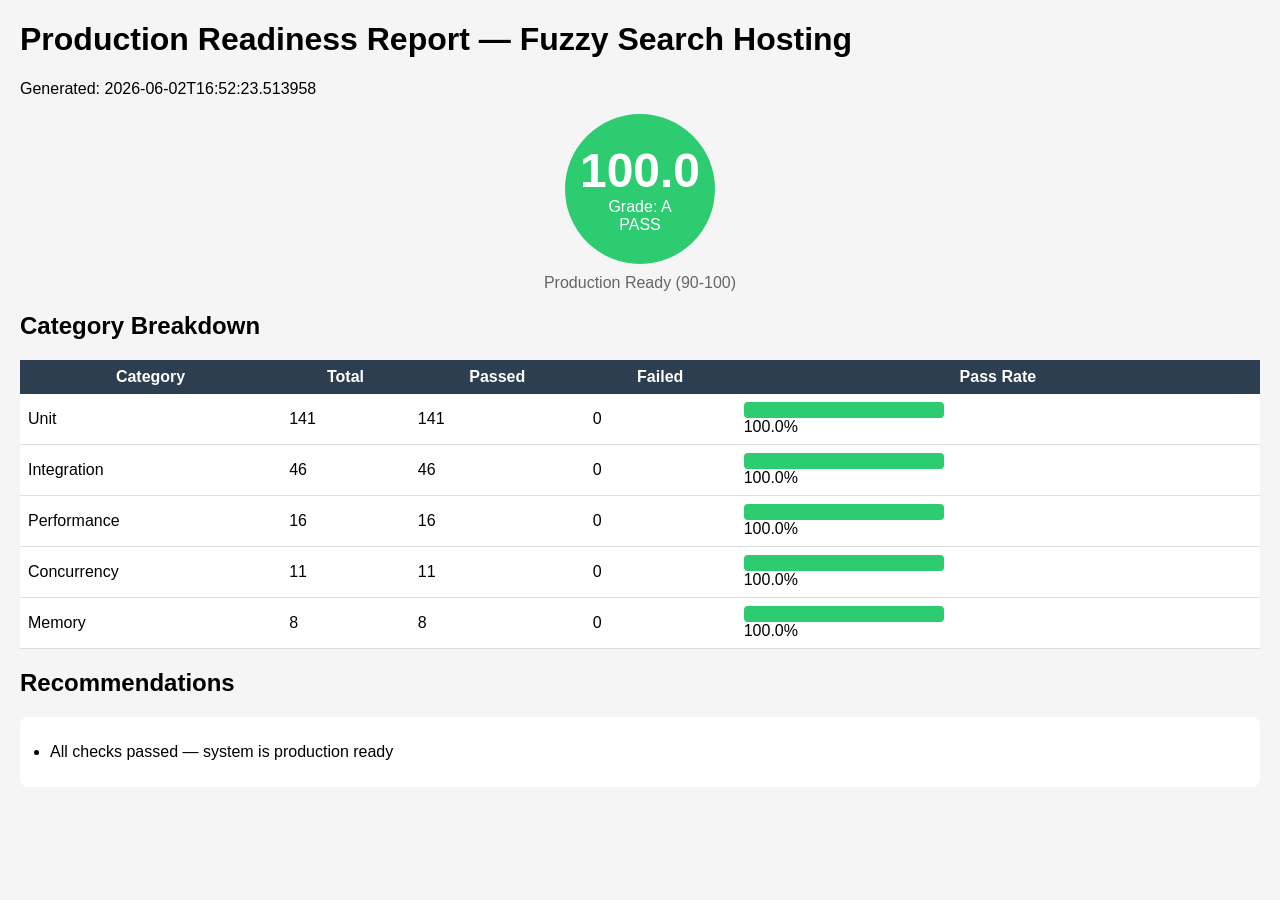
<file: tests/reports/production_readiness_report.html>
<!DOCTYPE html>
<html lang="en">
<head>
<meta charset="UTF-8">
<title>Production Readiness Report</title>
<style>
  body{font-family:Arial,sans-serif;margin:20px;background:#f5f5f5}
  .score-circle{width:150px;height:150px;border-radius:50%;background:#2ecc71;
    display:flex;align-items:center;justify-content:center;flex-direction:column;
    margin:auto;color:#fff}
  .score-circle h2{font-size:3em;margin:0} .score-circle p{margin:0;font-size:1em}
  table{width:100%;border-collapse:collapse;background:#fff;margin-top:20px}
  th{background:#2c3e50;color:#fff;padding:8px} td{padding:8px;border-bottom:1px solid #ddd}
  ul{background:#fff;padding:20px 30px;border-radius:8px;margin-top:20px}
  li{margin:6px 0}
</style>
</head>
<body>
<h1>Production Readiness Report — Fuzzy Search Hosting</h1>
<p>Generated: 2026-06-02T16:52:23.513958</p>

<div class="score-circle">
  <h2>100.0</h2>
  <p>Grade: A</p>
  <p>PASS</p>
</div>
<p style="text-align:center;margin-top:10px;color:#666">Production Ready (90-100)</p>

<h2>Category Breakdown</h2>
<table>
<thead><tr><th>Category</th><th>Total</th><th>Passed</th><th>Failed</th><th>Pass Rate</th></tr></thead>
<tbody>
        <tr>
          <td>Unit</td>
          <td>141</td>
          <td>141</td>
          <td>0</td>
          <td>
            <div style="background:#eee;border-radius:4px;height:16px;width:200px">
              <div style="background:#2ecc71;height:16px;border-radius:4px;width:100.0%"></div>
            </div>
            100.0%
          </td>
        </tr>
        <tr>
          <td>Integration</td>
          <td>46</td>
          <td>46</td>
          <td>0</td>
          <td>
            <div style="background:#eee;border-radius:4px;height:16px;width:200px">
              <div style="background:#2ecc71;height:16px;border-radius:4px;width:100.0%"></div>
            </div>
            100.0%
          </td>
        </tr>
        <tr>
          <td>Performance</td>
          <td>16</td>
          <td>16</td>
          <td>0</td>
          <td>
            <div style="background:#eee;border-radius:4px;height:16px;width:200px">
              <div style="background:#2ecc71;height:16px;border-radius:4px;width:100.0%"></div>
            </div>
            100.0%
          </td>
        </tr>
        <tr>
          <td>Concurrency</td>
          <td>11</td>
          <td>11</td>
          <td>0</td>
          <td>
            <div style="background:#eee;border-radius:4px;height:16px;width:200px">
              <div style="background:#2ecc71;height:16px;border-radius:4px;width:100.0%"></div>
            </div>
            100.0%
          </td>
        </tr>
        <tr>
          <td>Memory</td>
          <td>8</td>
          <td>8</td>
          <td>0</td>
          <td>
            <div style="background:#eee;border-radius:4px;height:16px;width:200px">
              <div style="background:#2ecc71;height:16px;border-radius:4px;width:100.0%"></div>
            </div>
            100.0%
          </td>
        </tr></tbody>
</table>

<h2>Recommendations</h2>
<ul><li>All checks passed — system is production ready</li></ul>
</body></html>
</file>
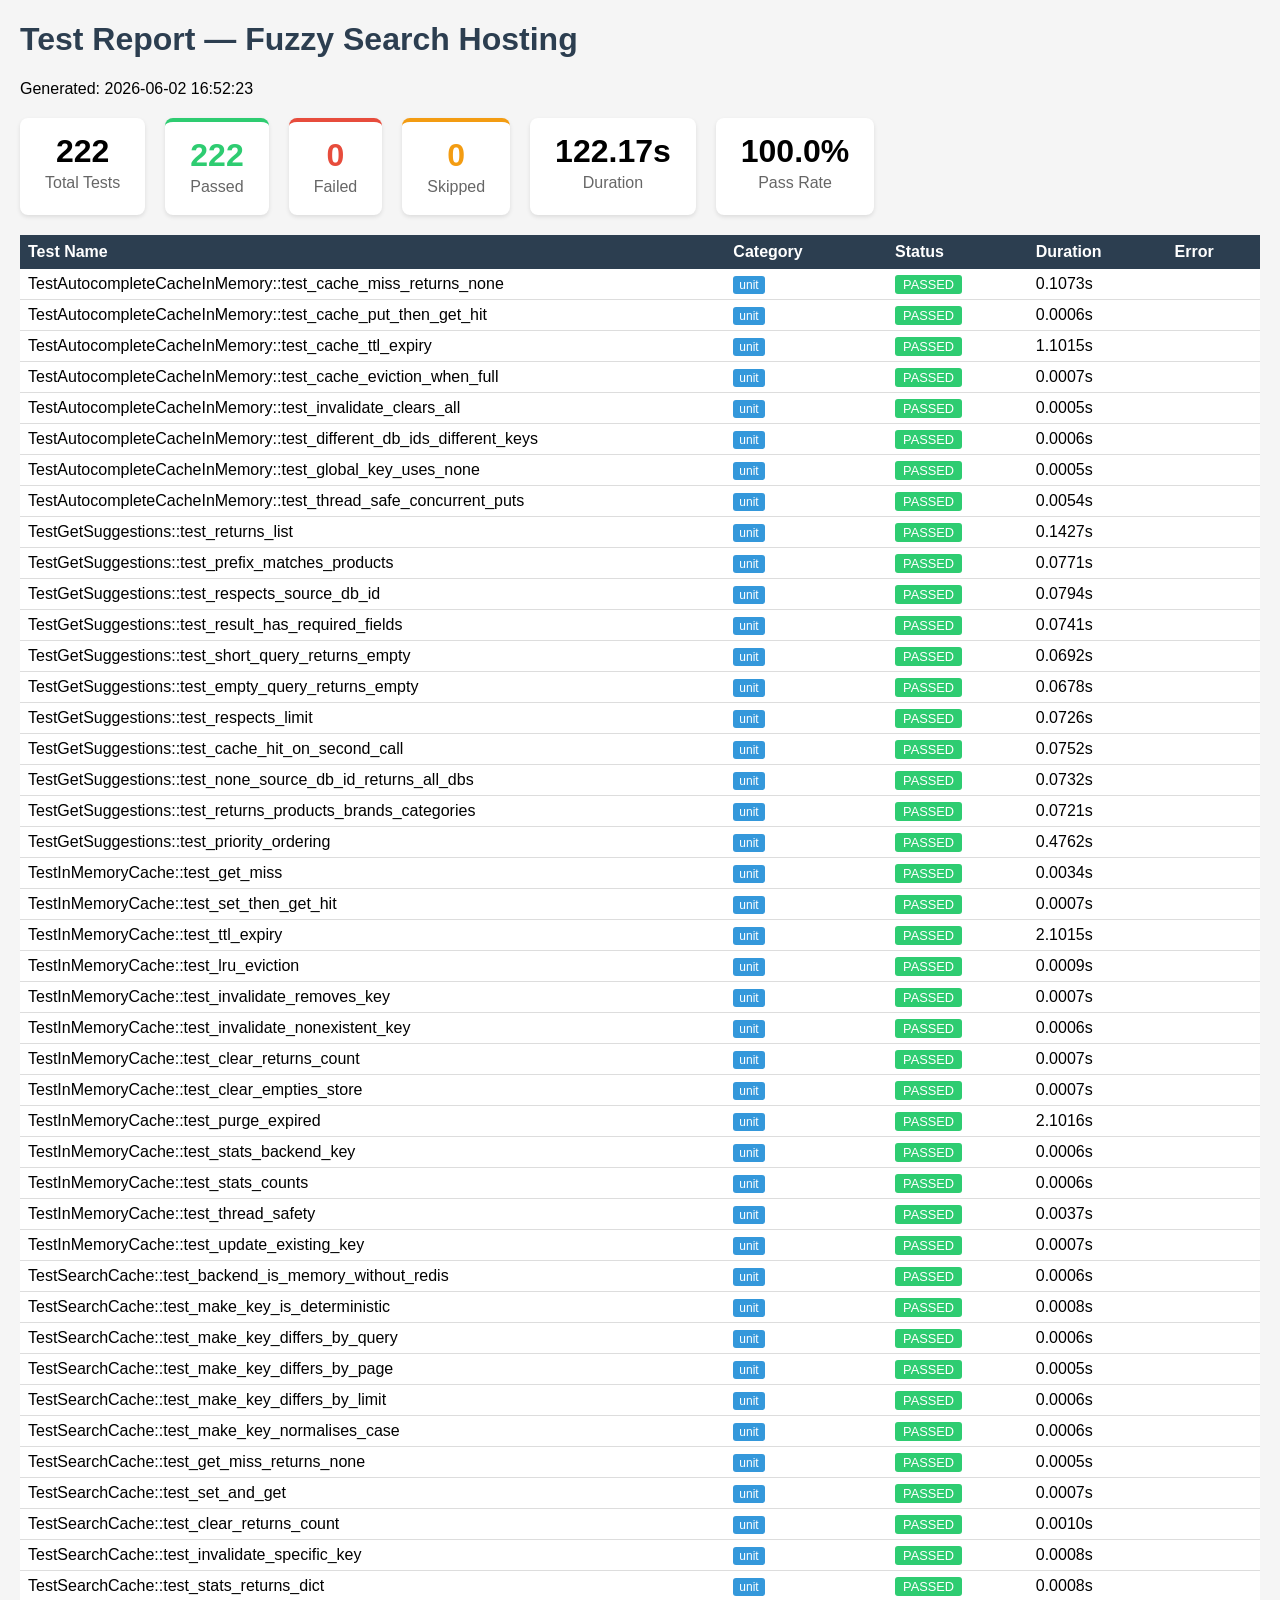
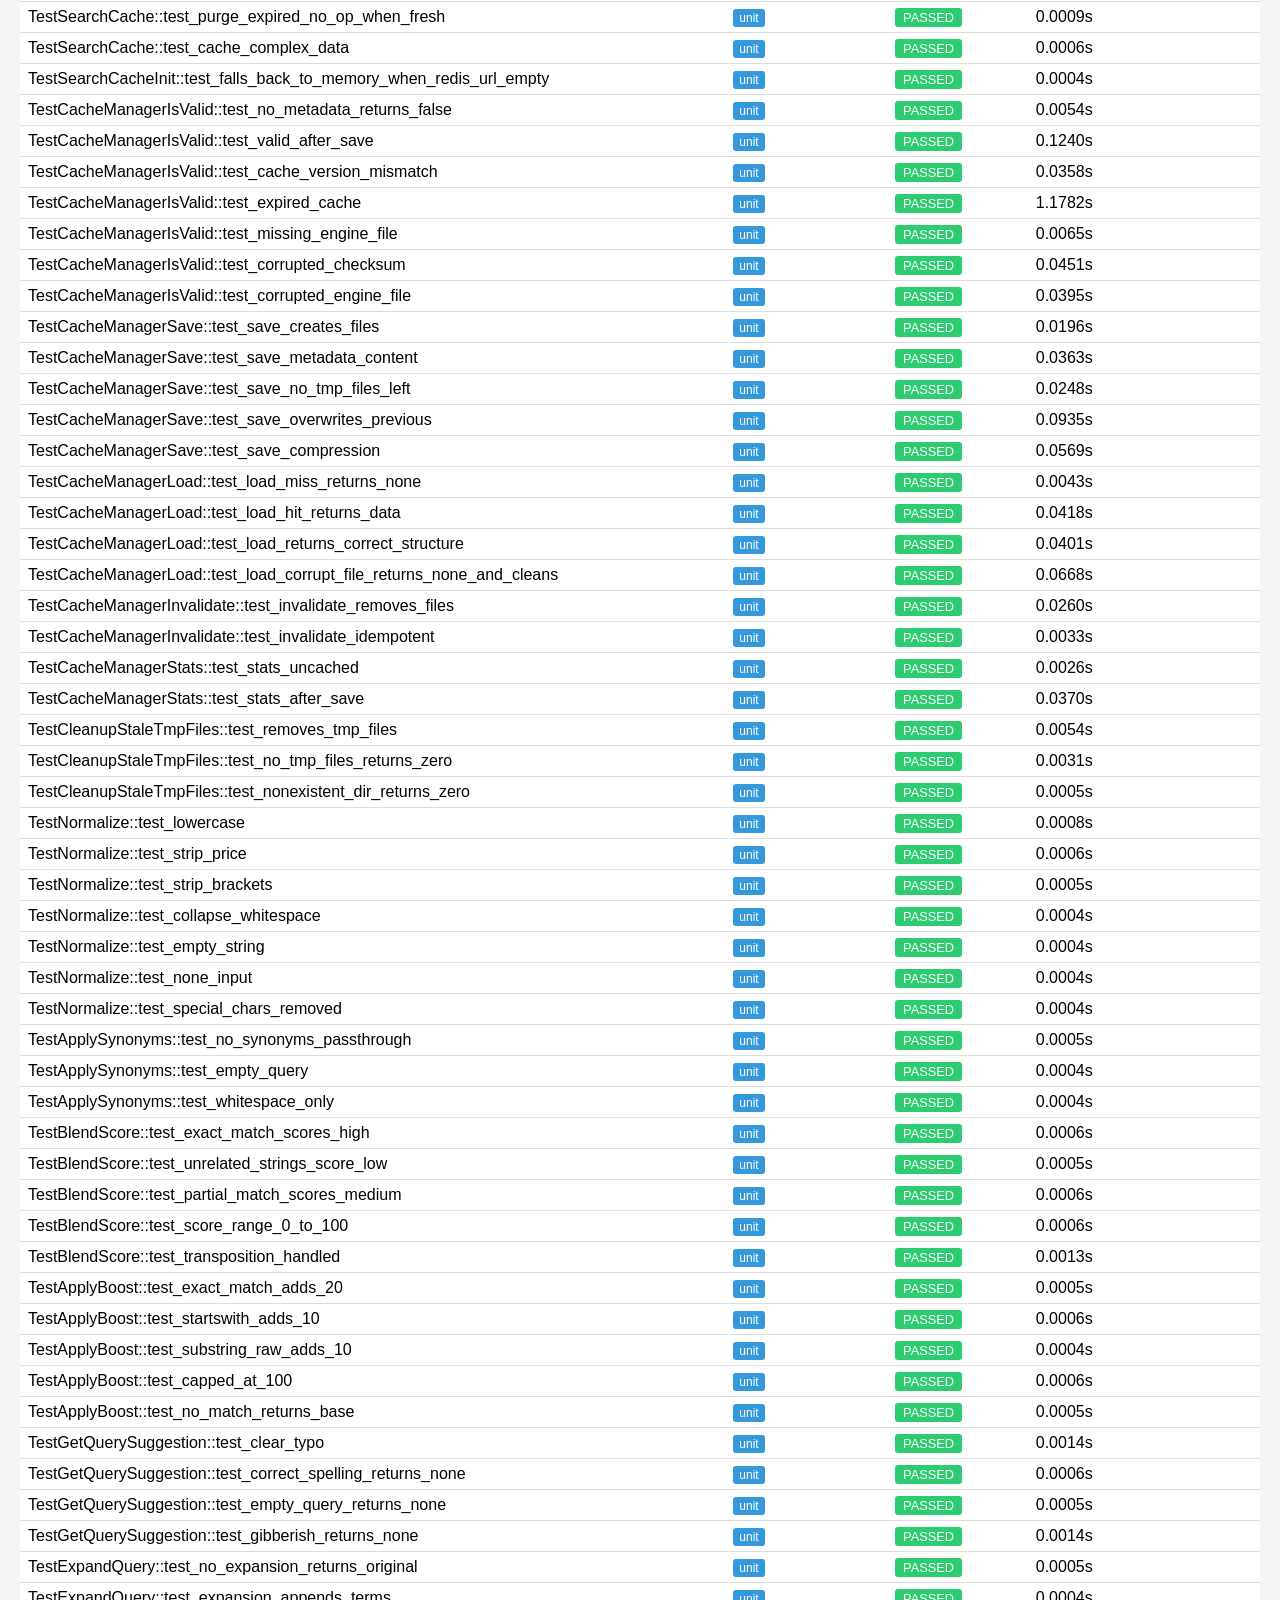
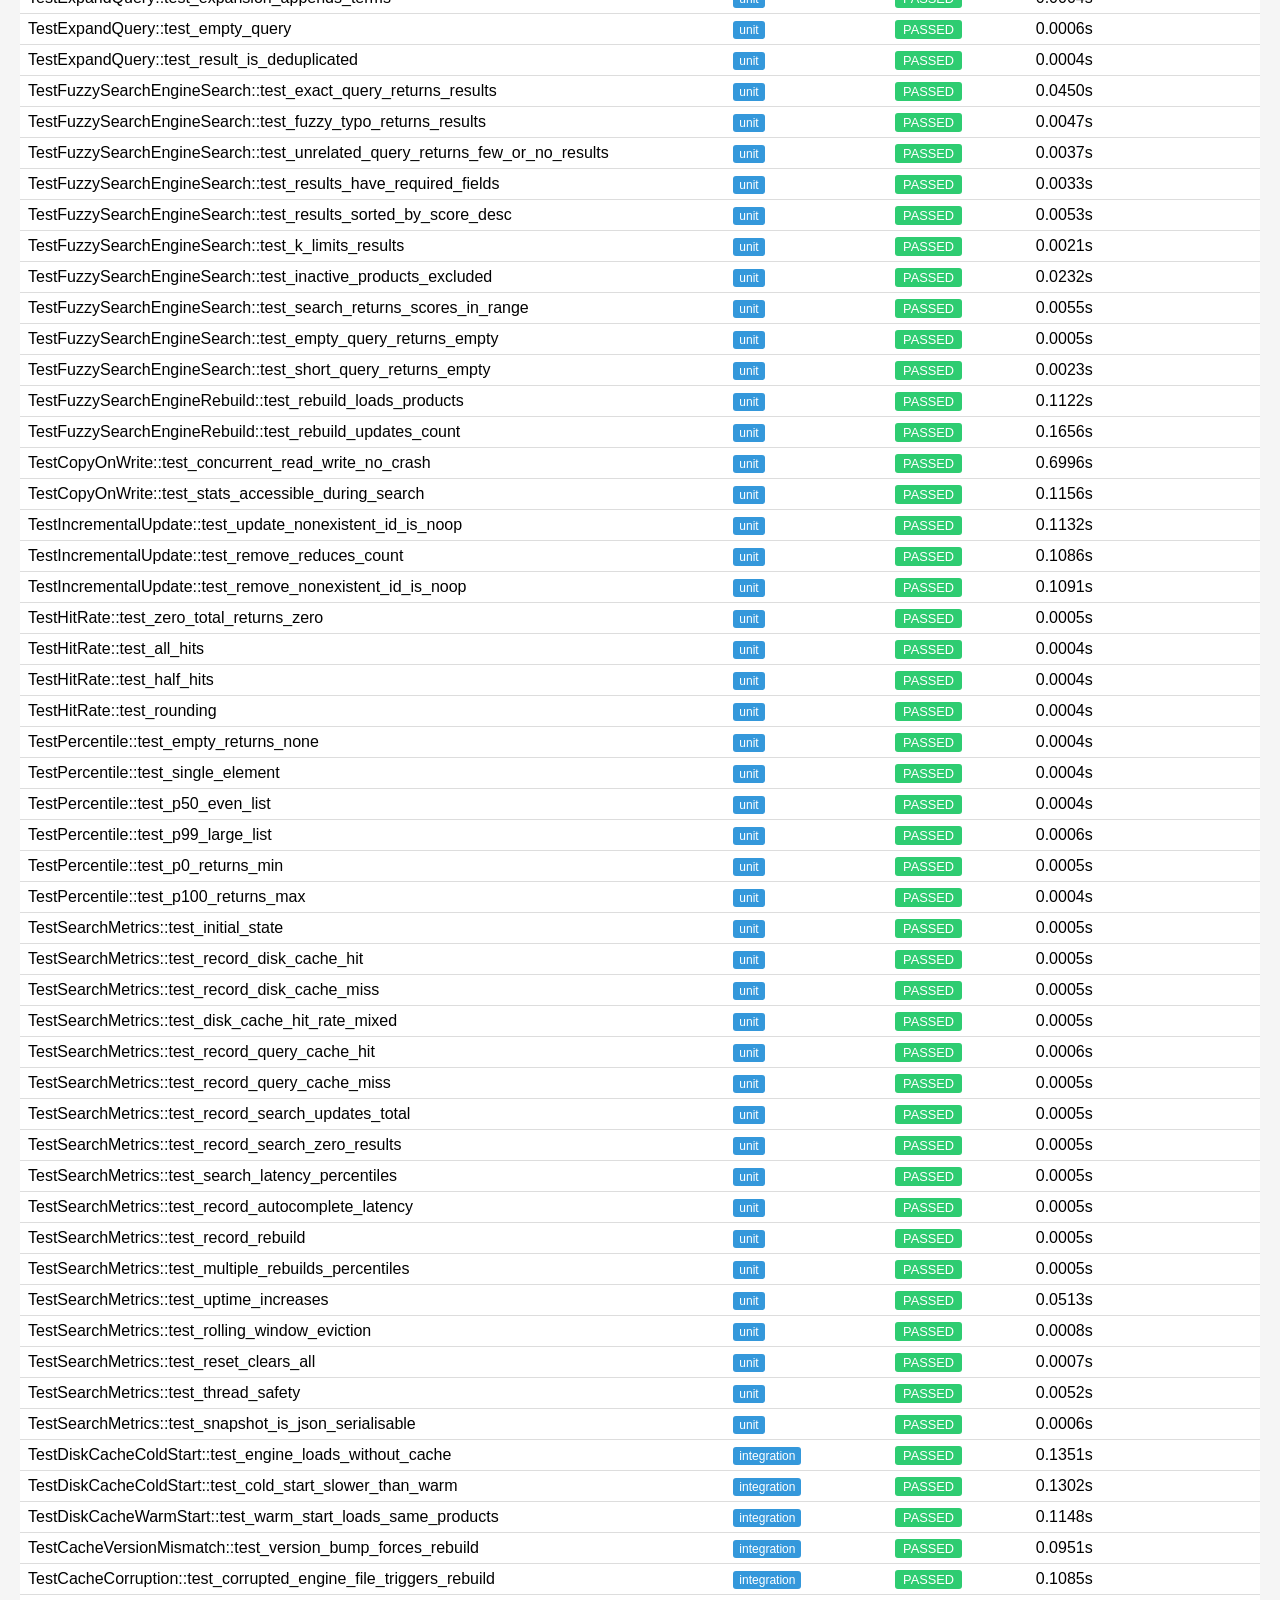
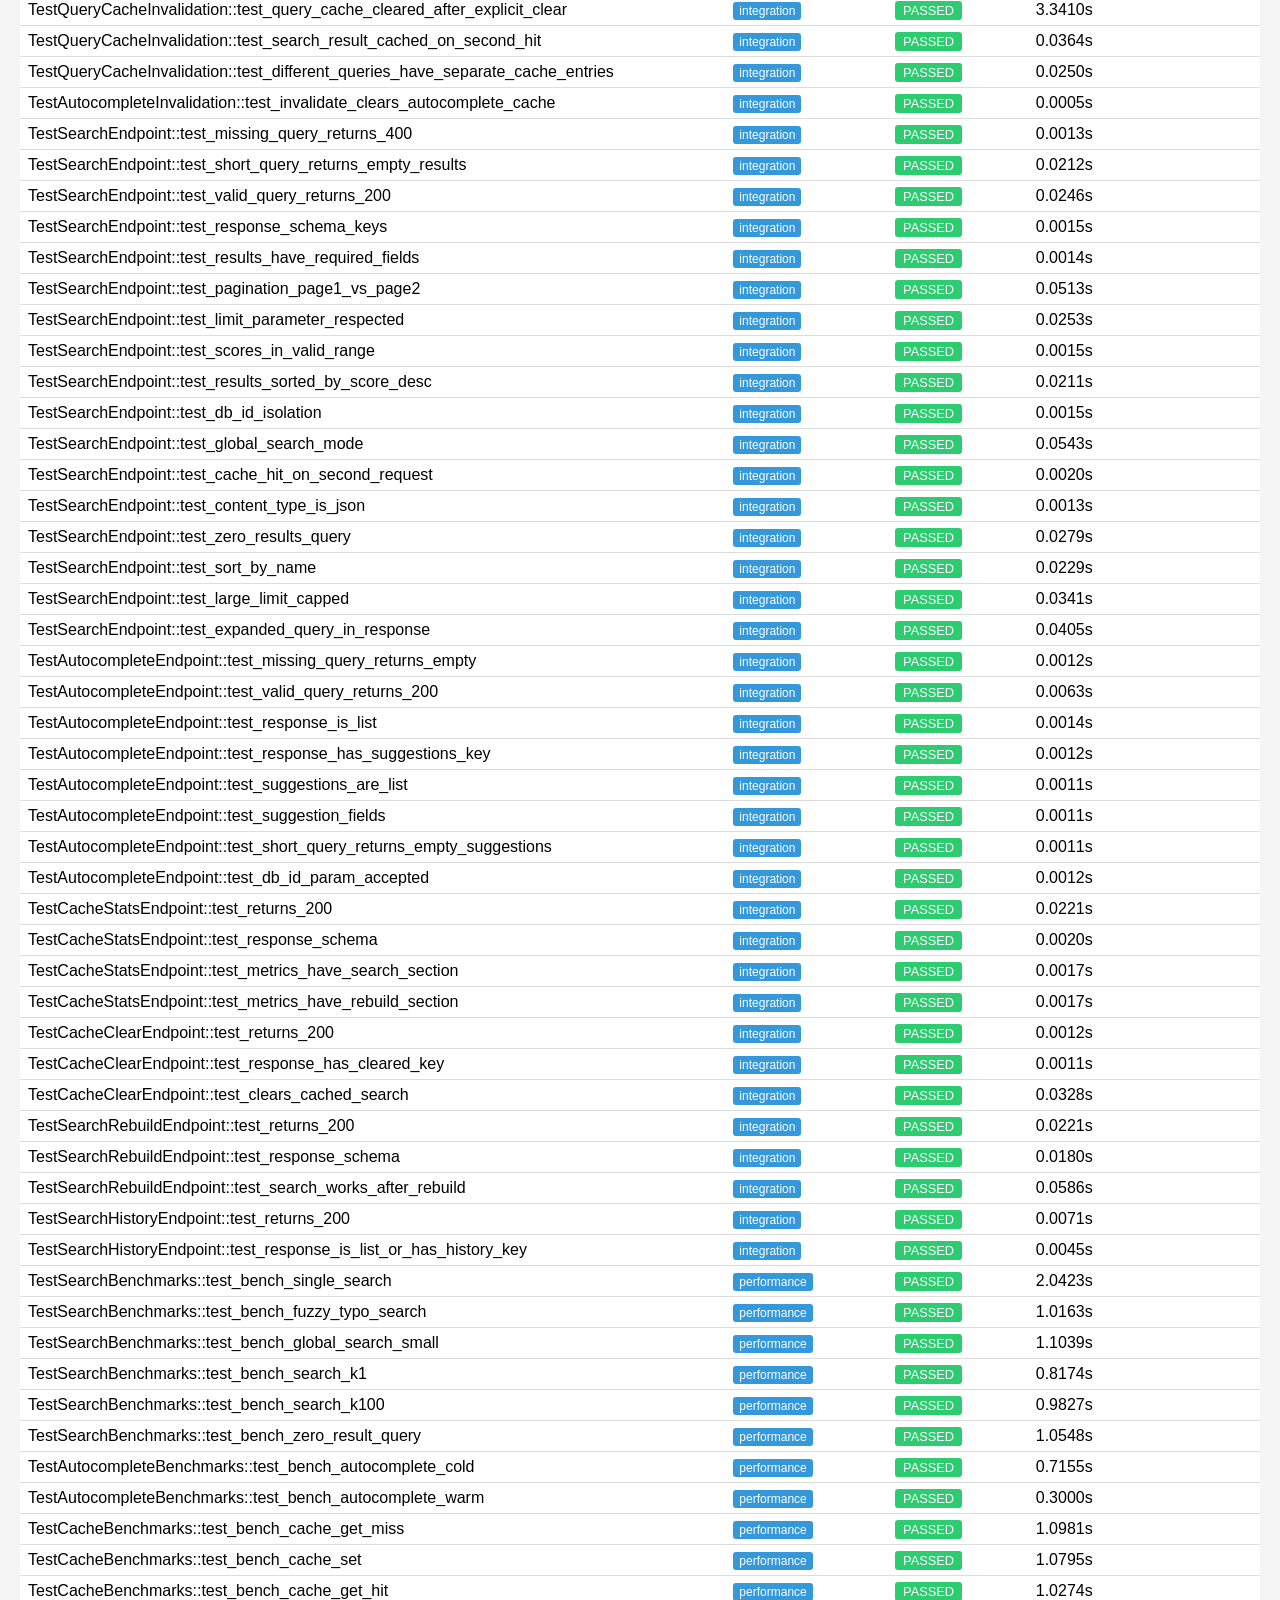
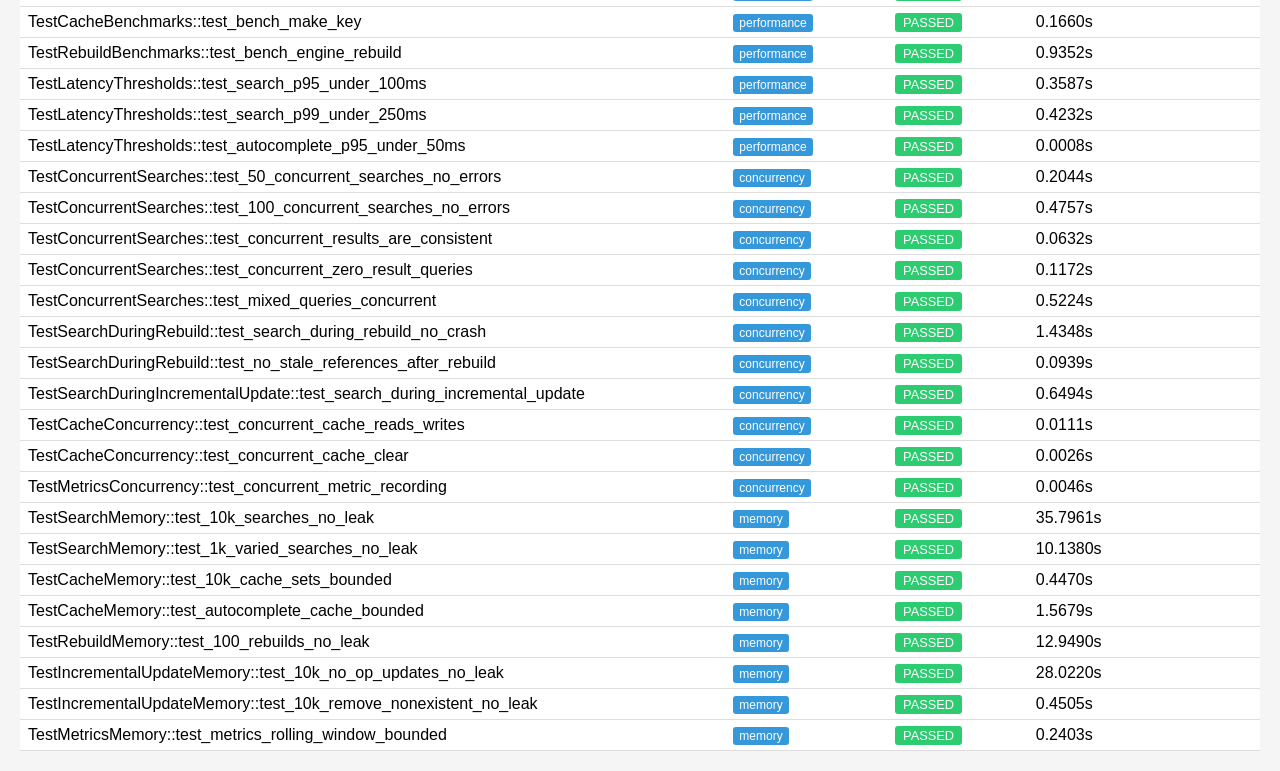
<file: tests/reports/test_report.html>
<!DOCTYPE html>
<html lang="en">
<head>
<meta charset="UTF-8">
<title>Test Report — Fuzzy Search</title>
<style>
  body{font-family:Arial,sans-serif;margin:20px;background:#f5f5f5}
  h1{color:#2c3e50} table{width:100%;border-collapse:collapse;background:#fff}
  th{background:#2c3e50;color:#fff;padding:8px;text-align:left}
  td{padding:6px 8px;border-bottom:1px solid #ddd;vertical-align:top}
  tr:hover{background:#f0f0f0}
  .summary{display:flex;gap:20px;margin:20px 0}
  .card{background:#fff;padding:15px 25px;border-radius:8px;box-shadow:0 2px 4px rgba(0,0,0,.1);text-align:center}
  .card h2{margin:0;font-size:2em} .card p{margin:4px 0;color:#666}
  .cat{background:#3498db;color:#fff;padding:2px 6px;border-radius:3px;font-size:0.75em}
</style>
</head>
<body>
<h1>Test Report — Fuzzy Search Hosting</h1>
<p>Generated: 2026-06-02 16:52:23</p>
<div class="summary">
  <div class="card"><h2>222</h2><p>Total Tests</p></div>
  <div class="card" style="border-top:4px solid #2ecc71"><h2 style="color:#2ecc71">222</h2><p>Passed</p></div>
  <div class="card" style="border-top:4px solid #e74c3c"><h2 style="color:#e74c3c">0</h2><p>Failed</p></div>
  <div class="card" style="border-top:4px solid #f39c12"><h2 style="color:#f39c12">0</h2><p>Skipped</p></div>
  <div class="card"><h2>122.17s</h2><p>Duration</p></div>
  <div class="card"><h2>100.0%</h2><p>Pass Rate</p></div>
</div>
<table>
<thead><tr><th>Test Name</th><th>Category</th><th>Status</th><th>Duration</th><th>Error</th></tr></thead>
<tbody>
        <tr>
          <td style="max-width:400px;word-break:break-all">TestAutocompleteCacheInMemory::test_cache_miss_returns_none</td>
          <td><span class="cat">unit</span></td>
          <td><span style="background:#2ecc71;color:#fff;padding:2px 8px;border-radius:3px;font-size:0.8em">PASSED</span></td>
          <td>0.1073s</td>
          <td style="max-width:300px;font-size:0.8em;color:#c0392b"></td>
        </tr>
        <tr>
          <td style="max-width:400px;word-break:break-all">TestAutocompleteCacheInMemory::test_cache_put_then_get_hit</td>
          <td><span class="cat">unit</span></td>
          <td><span style="background:#2ecc71;color:#fff;padding:2px 8px;border-radius:3px;font-size:0.8em">PASSED</span></td>
          <td>0.0006s</td>
          <td style="max-width:300px;font-size:0.8em;color:#c0392b"></td>
        </tr>
        <tr>
          <td style="max-width:400px;word-break:break-all">TestAutocompleteCacheInMemory::test_cache_ttl_expiry</td>
          <td><span class="cat">unit</span></td>
          <td><span style="background:#2ecc71;color:#fff;padding:2px 8px;border-radius:3px;font-size:0.8em">PASSED</span></td>
          <td>1.1015s</td>
          <td style="max-width:300px;font-size:0.8em;color:#c0392b"></td>
        </tr>
        <tr>
          <td style="max-width:400px;word-break:break-all">TestAutocompleteCacheInMemory::test_cache_eviction_when_full</td>
          <td><span class="cat">unit</span></td>
          <td><span style="background:#2ecc71;color:#fff;padding:2px 8px;border-radius:3px;font-size:0.8em">PASSED</span></td>
          <td>0.0007s</td>
          <td style="max-width:300px;font-size:0.8em;color:#c0392b"></td>
        </tr>
        <tr>
          <td style="max-width:400px;word-break:break-all">TestAutocompleteCacheInMemory::test_invalidate_clears_all</td>
          <td><span class="cat">unit</span></td>
          <td><span style="background:#2ecc71;color:#fff;padding:2px 8px;border-radius:3px;font-size:0.8em">PASSED</span></td>
          <td>0.0005s</td>
          <td style="max-width:300px;font-size:0.8em;color:#c0392b"></td>
        </tr>
        <tr>
          <td style="max-width:400px;word-break:break-all">TestAutocompleteCacheInMemory::test_different_db_ids_different_keys</td>
          <td><span class="cat">unit</span></td>
          <td><span style="background:#2ecc71;color:#fff;padding:2px 8px;border-radius:3px;font-size:0.8em">PASSED</span></td>
          <td>0.0006s</td>
          <td style="max-width:300px;font-size:0.8em;color:#c0392b"></td>
        </tr>
        <tr>
          <td style="max-width:400px;word-break:break-all">TestAutocompleteCacheInMemory::test_global_key_uses_none</td>
          <td><span class="cat">unit</span></td>
          <td><span style="background:#2ecc71;color:#fff;padding:2px 8px;border-radius:3px;font-size:0.8em">PASSED</span></td>
          <td>0.0005s</td>
          <td style="max-width:300px;font-size:0.8em;color:#c0392b"></td>
        </tr>
        <tr>
          <td style="max-width:400px;word-break:break-all">TestAutocompleteCacheInMemory::test_thread_safe_concurrent_puts</td>
          <td><span class="cat">unit</span></td>
          <td><span style="background:#2ecc71;color:#fff;padding:2px 8px;border-radius:3px;font-size:0.8em">PASSED</span></td>
          <td>0.0054s</td>
          <td style="max-width:300px;font-size:0.8em;color:#c0392b"></td>
        </tr>
        <tr>
          <td style="max-width:400px;word-break:break-all">TestGetSuggestions::test_returns_list</td>
          <td><span class="cat">unit</span></td>
          <td><span style="background:#2ecc71;color:#fff;padding:2px 8px;border-radius:3px;font-size:0.8em">PASSED</span></td>
          <td>0.1427s</td>
          <td style="max-width:300px;font-size:0.8em;color:#c0392b"></td>
        </tr>
        <tr>
          <td style="max-width:400px;word-break:break-all">TestGetSuggestions::test_prefix_matches_products</td>
          <td><span class="cat">unit</span></td>
          <td><span style="background:#2ecc71;color:#fff;padding:2px 8px;border-radius:3px;font-size:0.8em">PASSED</span></td>
          <td>0.0771s</td>
          <td style="max-width:300px;font-size:0.8em;color:#c0392b"></td>
        </tr>
        <tr>
          <td style="max-width:400px;word-break:break-all">TestGetSuggestions::test_respects_source_db_id</td>
          <td><span class="cat">unit</span></td>
          <td><span style="background:#2ecc71;color:#fff;padding:2px 8px;border-radius:3px;font-size:0.8em">PASSED</span></td>
          <td>0.0794s</td>
          <td style="max-width:300px;font-size:0.8em;color:#c0392b"></td>
        </tr>
        <tr>
          <td style="max-width:400px;word-break:break-all">TestGetSuggestions::test_result_has_required_fields</td>
          <td><span class="cat">unit</span></td>
          <td><span style="background:#2ecc71;color:#fff;padding:2px 8px;border-radius:3px;font-size:0.8em">PASSED</span></td>
          <td>0.0741s</td>
          <td style="max-width:300px;font-size:0.8em;color:#c0392b"></td>
        </tr>
        <tr>
          <td style="max-width:400px;word-break:break-all">TestGetSuggestions::test_short_query_returns_empty</td>
          <td><span class="cat">unit</span></td>
          <td><span style="background:#2ecc71;color:#fff;padding:2px 8px;border-radius:3px;font-size:0.8em">PASSED</span></td>
          <td>0.0692s</td>
          <td style="max-width:300px;font-size:0.8em;color:#c0392b"></td>
        </tr>
        <tr>
          <td style="max-width:400px;word-break:break-all">TestGetSuggestions::test_empty_query_returns_empty</td>
          <td><span class="cat">unit</span></td>
          <td><span style="background:#2ecc71;color:#fff;padding:2px 8px;border-radius:3px;font-size:0.8em">PASSED</span></td>
          <td>0.0678s</td>
          <td style="max-width:300px;font-size:0.8em;color:#c0392b"></td>
        </tr>
        <tr>
          <td style="max-width:400px;word-break:break-all">TestGetSuggestions::test_respects_limit</td>
          <td><span class="cat">unit</span></td>
          <td><span style="background:#2ecc71;color:#fff;padding:2px 8px;border-radius:3px;font-size:0.8em">PASSED</span></td>
          <td>0.0726s</td>
          <td style="max-width:300px;font-size:0.8em;color:#c0392b"></td>
        </tr>
        <tr>
          <td style="max-width:400px;word-break:break-all">TestGetSuggestions::test_cache_hit_on_second_call</td>
          <td><span class="cat">unit</span></td>
          <td><span style="background:#2ecc71;color:#fff;padding:2px 8px;border-radius:3px;font-size:0.8em">PASSED</span></td>
          <td>0.0752s</td>
          <td style="max-width:300px;font-size:0.8em;color:#c0392b"></td>
        </tr>
        <tr>
          <td style="max-width:400px;word-break:break-all">TestGetSuggestions::test_none_source_db_id_returns_all_dbs</td>
          <td><span class="cat">unit</span></td>
          <td><span style="background:#2ecc71;color:#fff;padding:2px 8px;border-radius:3px;font-size:0.8em">PASSED</span></td>
          <td>0.0732s</td>
          <td style="max-width:300px;font-size:0.8em;color:#c0392b"></td>
        </tr>
        <tr>
          <td style="max-width:400px;word-break:break-all">TestGetSuggestions::test_returns_products_brands_categories</td>
          <td><span class="cat">unit</span></td>
          <td><span style="background:#2ecc71;color:#fff;padding:2px 8px;border-radius:3px;font-size:0.8em">PASSED</span></td>
          <td>0.0721s</td>
          <td style="max-width:300px;font-size:0.8em;color:#c0392b"></td>
        </tr>
        <tr>
          <td style="max-width:400px;word-break:break-all">TestGetSuggestions::test_priority_ordering</td>
          <td><span class="cat">unit</span></td>
          <td><span style="background:#2ecc71;color:#fff;padding:2px 8px;border-radius:3px;font-size:0.8em">PASSED</span></td>
          <td>0.4762s</td>
          <td style="max-width:300px;font-size:0.8em;color:#c0392b"></td>
        </tr>
        <tr>
          <td style="max-width:400px;word-break:break-all">TestInMemoryCache::test_get_miss</td>
          <td><span class="cat">unit</span></td>
          <td><span style="background:#2ecc71;color:#fff;padding:2px 8px;border-radius:3px;font-size:0.8em">PASSED</span></td>
          <td>0.0034s</td>
          <td style="max-width:300px;font-size:0.8em;color:#c0392b"></td>
        </tr>
        <tr>
          <td style="max-width:400px;word-break:break-all">TestInMemoryCache::test_set_then_get_hit</td>
          <td><span class="cat">unit</span></td>
          <td><span style="background:#2ecc71;color:#fff;padding:2px 8px;border-radius:3px;font-size:0.8em">PASSED</span></td>
          <td>0.0007s</td>
          <td style="max-width:300px;font-size:0.8em;color:#c0392b"></td>
        </tr>
        <tr>
          <td style="max-width:400px;word-break:break-all">TestInMemoryCache::test_ttl_expiry</td>
          <td><span class="cat">unit</span></td>
          <td><span style="background:#2ecc71;color:#fff;padding:2px 8px;border-radius:3px;font-size:0.8em">PASSED</span></td>
          <td>2.1015s</td>
          <td style="max-width:300px;font-size:0.8em;color:#c0392b"></td>
        </tr>
        <tr>
          <td style="max-width:400px;word-break:break-all">TestInMemoryCache::test_lru_eviction</td>
          <td><span class="cat">unit</span></td>
          <td><span style="background:#2ecc71;color:#fff;padding:2px 8px;border-radius:3px;font-size:0.8em">PASSED</span></td>
          <td>0.0009s</td>
          <td style="max-width:300px;font-size:0.8em;color:#c0392b"></td>
        </tr>
        <tr>
          <td style="max-width:400px;word-break:break-all">TestInMemoryCache::test_invalidate_removes_key</td>
          <td><span class="cat">unit</span></td>
          <td><span style="background:#2ecc71;color:#fff;padding:2px 8px;border-radius:3px;font-size:0.8em">PASSED</span></td>
          <td>0.0007s</td>
          <td style="max-width:300px;font-size:0.8em;color:#c0392b"></td>
        </tr>
        <tr>
          <td style="max-width:400px;word-break:break-all">TestInMemoryCache::test_invalidate_nonexistent_key</td>
          <td><span class="cat">unit</span></td>
          <td><span style="background:#2ecc71;color:#fff;padding:2px 8px;border-radius:3px;font-size:0.8em">PASSED</span></td>
          <td>0.0006s</td>
          <td style="max-width:300px;font-size:0.8em;color:#c0392b"></td>
        </tr>
        <tr>
          <td style="max-width:400px;word-break:break-all">TestInMemoryCache::test_clear_returns_count</td>
          <td><span class="cat">unit</span></td>
          <td><span style="background:#2ecc71;color:#fff;padding:2px 8px;border-radius:3px;font-size:0.8em">PASSED</span></td>
          <td>0.0007s</td>
          <td style="max-width:300px;font-size:0.8em;color:#c0392b"></td>
        </tr>
        <tr>
          <td style="max-width:400px;word-break:break-all">TestInMemoryCache::test_clear_empties_store</td>
          <td><span class="cat">unit</span></td>
          <td><span style="background:#2ecc71;color:#fff;padding:2px 8px;border-radius:3px;font-size:0.8em">PASSED</span></td>
          <td>0.0007s</td>
          <td style="max-width:300px;font-size:0.8em;color:#c0392b"></td>
        </tr>
        <tr>
          <td style="max-width:400px;word-break:break-all">TestInMemoryCache::test_purge_expired</td>
          <td><span class="cat">unit</span></td>
          <td><span style="background:#2ecc71;color:#fff;padding:2px 8px;border-radius:3px;font-size:0.8em">PASSED</span></td>
          <td>2.1016s</td>
          <td style="max-width:300px;font-size:0.8em;color:#c0392b"></td>
        </tr>
        <tr>
          <td style="max-width:400px;word-break:break-all">TestInMemoryCache::test_stats_backend_key</td>
          <td><span class="cat">unit</span></td>
          <td><span style="background:#2ecc71;color:#fff;padding:2px 8px;border-radius:3px;font-size:0.8em">PASSED</span></td>
          <td>0.0006s</td>
          <td style="max-width:300px;font-size:0.8em;color:#c0392b"></td>
        </tr>
        <tr>
          <td style="max-width:400px;word-break:break-all">TestInMemoryCache::test_stats_counts</td>
          <td><span class="cat">unit</span></td>
          <td><span style="background:#2ecc71;color:#fff;padding:2px 8px;border-radius:3px;font-size:0.8em">PASSED</span></td>
          <td>0.0006s</td>
          <td style="max-width:300px;font-size:0.8em;color:#c0392b"></td>
        </tr>
        <tr>
          <td style="max-width:400px;word-break:break-all">TestInMemoryCache::test_thread_safety</td>
          <td><span class="cat">unit</span></td>
          <td><span style="background:#2ecc71;color:#fff;padding:2px 8px;border-radius:3px;font-size:0.8em">PASSED</span></td>
          <td>0.0037s</td>
          <td style="max-width:300px;font-size:0.8em;color:#c0392b"></td>
        </tr>
        <tr>
          <td style="max-width:400px;word-break:break-all">TestInMemoryCache::test_update_existing_key</td>
          <td><span class="cat">unit</span></td>
          <td><span style="background:#2ecc71;color:#fff;padding:2px 8px;border-radius:3px;font-size:0.8em">PASSED</span></td>
          <td>0.0007s</td>
          <td style="max-width:300px;font-size:0.8em;color:#c0392b"></td>
        </tr>
        <tr>
          <td style="max-width:400px;word-break:break-all">TestSearchCache::test_backend_is_memory_without_redis</td>
          <td><span class="cat">unit</span></td>
          <td><span style="background:#2ecc71;color:#fff;padding:2px 8px;border-radius:3px;font-size:0.8em">PASSED</span></td>
          <td>0.0006s</td>
          <td style="max-width:300px;font-size:0.8em;color:#c0392b"></td>
        </tr>
        <tr>
          <td style="max-width:400px;word-break:break-all">TestSearchCache::test_make_key_is_deterministic</td>
          <td><span class="cat">unit</span></td>
          <td><span style="background:#2ecc71;color:#fff;padding:2px 8px;border-radius:3px;font-size:0.8em">PASSED</span></td>
          <td>0.0008s</td>
          <td style="max-width:300px;font-size:0.8em;color:#c0392b"></td>
        </tr>
        <tr>
          <td style="max-width:400px;word-break:break-all">TestSearchCache::test_make_key_differs_by_query</td>
          <td><span class="cat">unit</span></td>
          <td><span style="background:#2ecc71;color:#fff;padding:2px 8px;border-radius:3px;font-size:0.8em">PASSED</span></td>
          <td>0.0006s</td>
          <td style="max-width:300px;font-size:0.8em;color:#c0392b"></td>
        </tr>
        <tr>
          <td style="max-width:400px;word-break:break-all">TestSearchCache::test_make_key_differs_by_page</td>
          <td><span class="cat">unit</span></td>
          <td><span style="background:#2ecc71;color:#fff;padding:2px 8px;border-radius:3px;font-size:0.8em">PASSED</span></td>
          <td>0.0005s</td>
          <td style="max-width:300px;font-size:0.8em;color:#c0392b"></td>
        </tr>
        <tr>
          <td style="max-width:400px;word-break:break-all">TestSearchCache::test_make_key_differs_by_limit</td>
          <td><span class="cat">unit</span></td>
          <td><span style="background:#2ecc71;color:#fff;padding:2px 8px;border-radius:3px;font-size:0.8em">PASSED</span></td>
          <td>0.0006s</td>
          <td style="max-width:300px;font-size:0.8em;color:#c0392b"></td>
        </tr>
        <tr>
          <td style="max-width:400px;word-break:break-all">TestSearchCache::test_make_key_normalises_case</td>
          <td><span class="cat">unit</span></td>
          <td><span style="background:#2ecc71;color:#fff;padding:2px 8px;border-radius:3px;font-size:0.8em">PASSED</span></td>
          <td>0.0006s</td>
          <td style="max-width:300px;font-size:0.8em;color:#c0392b"></td>
        </tr>
        <tr>
          <td style="max-width:400px;word-break:break-all">TestSearchCache::test_get_miss_returns_none</td>
          <td><span class="cat">unit</span></td>
          <td><span style="background:#2ecc71;color:#fff;padding:2px 8px;border-radius:3px;font-size:0.8em">PASSED</span></td>
          <td>0.0005s</td>
          <td style="max-width:300px;font-size:0.8em;color:#c0392b"></td>
        </tr>
        <tr>
          <td style="max-width:400px;word-break:break-all">TestSearchCache::test_set_and_get</td>
          <td><span class="cat">unit</span></td>
          <td><span style="background:#2ecc71;color:#fff;padding:2px 8px;border-radius:3px;font-size:0.8em">PASSED</span></td>
          <td>0.0007s</td>
          <td style="max-width:300px;font-size:0.8em;color:#c0392b"></td>
        </tr>
        <tr>
          <td style="max-width:400px;word-break:break-all">TestSearchCache::test_clear_returns_count</td>
          <td><span class="cat">unit</span></td>
          <td><span style="background:#2ecc71;color:#fff;padding:2px 8px;border-radius:3px;font-size:0.8em">PASSED</span></td>
          <td>0.0010s</td>
          <td style="max-width:300px;font-size:0.8em;color:#c0392b"></td>
        </tr>
        <tr>
          <td style="max-width:400px;word-break:break-all">TestSearchCache::test_invalidate_specific_key</td>
          <td><span class="cat">unit</span></td>
          <td><span style="background:#2ecc71;color:#fff;padding:2px 8px;border-radius:3px;font-size:0.8em">PASSED</span></td>
          <td>0.0008s</td>
          <td style="max-width:300px;font-size:0.8em;color:#c0392b"></td>
        </tr>
        <tr>
          <td style="max-width:400px;word-break:break-all">TestSearchCache::test_stats_returns_dict</td>
          <td><span class="cat">unit</span></td>
          <td><span style="background:#2ecc71;color:#fff;padding:2px 8px;border-radius:3px;font-size:0.8em">PASSED</span></td>
          <td>0.0008s</td>
          <td style="max-width:300px;font-size:0.8em;color:#c0392b"></td>
        </tr>
        <tr>
          <td style="max-width:400px;word-break:break-all">TestSearchCache::test_purge_expired_no_op_when_fresh</td>
          <td><span class="cat">unit</span></td>
          <td><span style="background:#2ecc71;color:#fff;padding:2px 8px;border-radius:3px;font-size:0.8em">PASSED</span></td>
          <td>0.0009s</td>
          <td style="max-width:300px;font-size:0.8em;color:#c0392b"></td>
        </tr>
        <tr>
          <td style="max-width:400px;word-break:break-all">TestSearchCache::test_cache_complex_data</td>
          <td><span class="cat">unit</span></td>
          <td><span style="background:#2ecc71;color:#fff;padding:2px 8px;border-radius:3px;font-size:0.8em">PASSED</span></td>
          <td>0.0006s</td>
          <td style="max-width:300px;font-size:0.8em;color:#c0392b"></td>
        </tr>
        <tr>
          <td style="max-width:400px;word-break:break-all">TestSearchCacheInit::test_falls_back_to_memory_when_redis_url_empty</td>
          <td><span class="cat">unit</span></td>
          <td><span style="background:#2ecc71;color:#fff;padding:2px 8px;border-radius:3px;font-size:0.8em">PASSED</span></td>
          <td>0.0004s</td>
          <td style="max-width:300px;font-size:0.8em;color:#c0392b"></td>
        </tr>
        <tr>
          <td style="max-width:400px;word-break:break-all">TestCacheManagerIsValid::test_no_metadata_returns_false</td>
          <td><span class="cat">unit</span></td>
          <td><span style="background:#2ecc71;color:#fff;padding:2px 8px;border-radius:3px;font-size:0.8em">PASSED</span></td>
          <td>0.0054s</td>
          <td style="max-width:300px;font-size:0.8em;color:#c0392b"></td>
        </tr>
        <tr>
          <td style="max-width:400px;word-break:break-all">TestCacheManagerIsValid::test_valid_after_save</td>
          <td><span class="cat">unit</span></td>
          <td><span style="background:#2ecc71;color:#fff;padding:2px 8px;border-radius:3px;font-size:0.8em">PASSED</span></td>
          <td>0.1240s</td>
          <td style="max-width:300px;font-size:0.8em;color:#c0392b"></td>
        </tr>
        <tr>
          <td style="max-width:400px;word-break:break-all">TestCacheManagerIsValid::test_cache_version_mismatch</td>
          <td><span class="cat">unit</span></td>
          <td><span style="background:#2ecc71;color:#fff;padding:2px 8px;border-radius:3px;font-size:0.8em">PASSED</span></td>
          <td>0.0358s</td>
          <td style="max-width:300px;font-size:0.8em;color:#c0392b"></td>
        </tr>
        <tr>
          <td style="max-width:400px;word-break:break-all">TestCacheManagerIsValid::test_expired_cache</td>
          <td><span class="cat">unit</span></td>
          <td><span style="background:#2ecc71;color:#fff;padding:2px 8px;border-radius:3px;font-size:0.8em">PASSED</span></td>
          <td>1.1782s</td>
          <td style="max-width:300px;font-size:0.8em;color:#c0392b"></td>
        </tr>
        <tr>
          <td style="max-width:400px;word-break:break-all">TestCacheManagerIsValid::test_missing_engine_file</td>
          <td><span class="cat">unit</span></td>
          <td><span style="background:#2ecc71;color:#fff;padding:2px 8px;border-radius:3px;font-size:0.8em">PASSED</span></td>
          <td>0.0065s</td>
          <td style="max-width:300px;font-size:0.8em;color:#c0392b"></td>
        </tr>
        <tr>
          <td style="max-width:400px;word-break:break-all">TestCacheManagerIsValid::test_corrupted_checksum</td>
          <td><span class="cat">unit</span></td>
          <td><span style="background:#2ecc71;color:#fff;padding:2px 8px;border-radius:3px;font-size:0.8em">PASSED</span></td>
          <td>0.0451s</td>
          <td style="max-width:300px;font-size:0.8em;color:#c0392b"></td>
        </tr>
        <tr>
          <td style="max-width:400px;word-break:break-all">TestCacheManagerIsValid::test_corrupted_engine_file</td>
          <td><span class="cat">unit</span></td>
          <td><span style="background:#2ecc71;color:#fff;padding:2px 8px;border-radius:3px;font-size:0.8em">PASSED</span></td>
          <td>0.0395s</td>
          <td style="max-width:300px;font-size:0.8em;color:#c0392b"></td>
        </tr>
        <tr>
          <td style="max-width:400px;word-break:break-all">TestCacheManagerSave::test_save_creates_files</td>
          <td><span class="cat">unit</span></td>
          <td><span style="background:#2ecc71;color:#fff;padding:2px 8px;border-radius:3px;font-size:0.8em">PASSED</span></td>
          <td>0.0196s</td>
          <td style="max-width:300px;font-size:0.8em;color:#c0392b"></td>
        </tr>
        <tr>
          <td style="max-width:400px;word-break:break-all">TestCacheManagerSave::test_save_metadata_content</td>
          <td><span class="cat">unit</span></td>
          <td><span style="background:#2ecc71;color:#fff;padding:2px 8px;border-radius:3px;font-size:0.8em">PASSED</span></td>
          <td>0.0363s</td>
          <td style="max-width:300px;font-size:0.8em;color:#c0392b"></td>
        </tr>
        <tr>
          <td style="max-width:400px;word-break:break-all">TestCacheManagerSave::test_save_no_tmp_files_left</td>
          <td><span class="cat">unit</span></td>
          <td><span style="background:#2ecc71;color:#fff;padding:2px 8px;border-radius:3px;font-size:0.8em">PASSED</span></td>
          <td>0.0248s</td>
          <td style="max-width:300px;font-size:0.8em;color:#c0392b"></td>
        </tr>
        <tr>
          <td style="max-width:400px;word-break:break-all">TestCacheManagerSave::test_save_overwrites_previous</td>
          <td><span class="cat">unit</span></td>
          <td><span style="background:#2ecc71;color:#fff;padding:2px 8px;border-radius:3px;font-size:0.8em">PASSED</span></td>
          <td>0.0935s</td>
          <td style="max-width:300px;font-size:0.8em;color:#c0392b"></td>
        </tr>
        <tr>
          <td style="max-width:400px;word-break:break-all">TestCacheManagerSave::test_save_compression</td>
          <td><span class="cat">unit</span></td>
          <td><span style="background:#2ecc71;color:#fff;padding:2px 8px;border-radius:3px;font-size:0.8em">PASSED</span></td>
          <td>0.0569s</td>
          <td style="max-width:300px;font-size:0.8em;color:#c0392b"></td>
        </tr>
        <tr>
          <td style="max-width:400px;word-break:break-all">TestCacheManagerLoad::test_load_miss_returns_none</td>
          <td><span class="cat">unit</span></td>
          <td><span style="background:#2ecc71;color:#fff;padding:2px 8px;border-radius:3px;font-size:0.8em">PASSED</span></td>
          <td>0.0043s</td>
          <td style="max-width:300px;font-size:0.8em;color:#c0392b"></td>
        </tr>
        <tr>
          <td style="max-width:400px;word-break:break-all">TestCacheManagerLoad::test_load_hit_returns_data</td>
          <td><span class="cat">unit</span></td>
          <td><span style="background:#2ecc71;color:#fff;padding:2px 8px;border-radius:3px;font-size:0.8em">PASSED</span></td>
          <td>0.0418s</td>
          <td style="max-width:300px;font-size:0.8em;color:#c0392b"></td>
        </tr>
        <tr>
          <td style="max-width:400px;word-break:break-all">TestCacheManagerLoad::test_load_returns_correct_structure</td>
          <td><span class="cat">unit</span></td>
          <td><span style="background:#2ecc71;color:#fff;padding:2px 8px;border-radius:3px;font-size:0.8em">PASSED</span></td>
          <td>0.0401s</td>
          <td style="max-width:300px;font-size:0.8em;color:#c0392b"></td>
        </tr>
        <tr>
          <td style="max-width:400px;word-break:break-all">TestCacheManagerLoad::test_load_corrupt_file_returns_none_and_cleans</td>
          <td><span class="cat">unit</span></td>
          <td><span style="background:#2ecc71;color:#fff;padding:2px 8px;border-radius:3px;font-size:0.8em">PASSED</span></td>
          <td>0.0668s</td>
          <td style="max-width:300px;font-size:0.8em;color:#c0392b"></td>
        </tr>
        <tr>
          <td style="max-width:400px;word-break:break-all">TestCacheManagerInvalidate::test_invalidate_removes_files</td>
          <td><span class="cat">unit</span></td>
          <td><span style="background:#2ecc71;color:#fff;padding:2px 8px;border-radius:3px;font-size:0.8em">PASSED</span></td>
          <td>0.0260s</td>
          <td style="max-width:300px;font-size:0.8em;color:#c0392b"></td>
        </tr>
        <tr>
          <td style="max-width:400px;word-break:break-all">TestCacheManagerInvalidate::test_invalidate_idempotent</td>
          <td><span class="cat">unit</span></td>
          <td><span style="background:#2ecc71;color:#fff;padding:2px 8px;border-radius:3px;font-size:0.8em">PASSED</span></td>
          <td>0.0033s</td>
          <td style="max-width:300px;font-size:0.8em;color:#c0392b"></td>
        </tr>
        <tr>
          <td style="max-width:400px;word-break:break-all">TestCacheManagerStats::test_stats_uncached</td>
          <td><span class="cat">unit</span></td>
          <td><span style="background:#2ecc71;color:#fff;padding:2px 8px;border-radius:3px;font-size:0.8em">PASSED</span></td>
          <td>0.0026s</td>
          <td style="max-width:300px;font-size:0.8em;color:#c0392b"></td>
        </tr>
        <tr>
          <td style="max-width:400px;word-break:break-all">TestCacheManagerStats::test_stats_after_save</td>
          <td><span class="cat">unit</span></td>
          <td><span style="background:#2ecc71;color:#fff;padding:2px 8px;border-radius:3px;font-size:0.8em">PASSED</span></td>
          <td>0.0370s</td>
          <td style="max-width:300px;font-size:0.8em;color:#c0392b"></td>
        </tr>
        <tr>
          <td style="max-width:400px;word-break:break-all">TestCleanupStaleTmpFiles::test_removes_tmp_files</td>
          <td><span class="cat">unit</span></td>
          <td><span style="background:#2ecc71;color:#fff;padding:2px 8px;border-radius:3px;font-size:0.8em">PASSED</span></td>
          <td>0.0054s</td>
          <td style="max-width:300px;font-size:0.8em;color:#c0392b"></td>
        </tr>
        <tr>
          <td style="max-width:400px;word-break:break-all">TestCleanupStaleTmpFiles::test_no_tmp_files_returns_zero</td>
          <td><span class="cat">unit</span></td>
          <td><span style="background:#2ecc71;color:#fff;padding:2px 8px;border-radius:3px;font-size:0.8em">PASSED</span></td>
          <td>0.0031s</td>
          <td style="max-width:300px;font-size:0.8em;color:#c0392b"></td>
        </tr>
        <tr>
          <td style="max-width:400px;word-break:break-all">TestCleanupStaleTmpFiles::test_nonexistent_dir_returns_zero</td>
          <td><span class="cat">unit</span></td>
          <td><span style="background:#2ecc71;color:#fff;padding:2px 8px;border-radius:3px;font-size:0.8em">PASSED</span></td>
          <td>0.0005s</td>
          <td style="max-width:300px;font-size:0.8em;color:#c0392b"></td>
        </tr>
        <tr>
          <td style="max-width:400px;word-break:break-all">TestNormalize::test_lowercase</td>
          <td><span class="cat">unit</span></td>
          <td><span style="background:#2ecc71;color:#fff;padding:2px 8px;border-radius:3px;font-size:0.8em">PASSED</span></td>
          <td>0.0008s</td>
          <td style="max-width:300px;font-size:0.8em;color:#c0392b"></td>
        </tr>
        <tr>
          <td style="max-width:400px;word-break:break-all">TestNormalize::test_strip_price</td>
          <td><span class="cat">unit</span></td>
          <td><span style="background:#2ecc71;color:#fff;padding:2px 8px;border-radius:3px;font-size:0.8em">PASSED</span></td>
          <td>0.0006s</td>
          <td style="max-width:300px;font-size:0.8em;color:#c0392b"></td>
        </tr>
        <tr>
          <td style="max-width:400px;word-break:break-all">TestNormalize::test_strip_brackets</td>
          <td><span class="cat">unit</span></td>
          <td><span style="background:#2ecc71;color:#fff;padding:2px 8px;border-radius:3px;font-size:0.8em">PASSED</span></td>
          <td>0.0005s</td>
          <td style="max-width:300px;font-size:0.8em;color:#c0392b"></td>
        </tr>
        <tr>
          <td style="max-width:400px;word-break:break-all">TestNormalize::test_collapse_whitespace</td>
          <td><span class="cat">unit</span></td>
          <td><span style="background:#2ecc71;color:#fff;padding:2px 8px;border-radius:3px;font-size:0.8em">PASSED</span></td>
          <td>0.0004s</td>
          <td style="max-width:300px;font-size:0.8em;color:#c0392b"></td>
        </tr>
        <tr>
          <td style="max-width:400px;word-break:break-all">TestNormalize::test_empty_string</td>
          <td><span class="cat">unit</span></td>
          <td><span style="background:#2ecc71;color:#fff;padding:2px 8px;border-radius:3px;font-size:0.8em">PASSED</span></td>
          <td>0.0004s</td>
          <td style="max-width:300px;font-size:0.8em;color:#c0392b"></td>
        </tr>
        <tr>
          <td style="max-width:400px;word-break:break-all">TestNormalize::test_none_input</td>
          <td><span class="cat">unit</span></td>
          <td><span style="background:#2ecc71;color:#fff;padding:2px 8px;border-radius:3px;font-size:0.8em">PASSED</span></td>
          <td>0.0004s</td>
          <td style="max-width:300px;font-size:0.8em;color:#c0392b"></td>
        </tr>
        <tr>
          <td style="max-width:400px;word-break:break-all">TestNormalize::test_special_chars_removed</td>
          <td><span class="cat">unit</span></td>
          <td><span style="background:#2ecc71;color:#fff;padding:2px 8px;border-radius:3px;font-size:0.8em">PASSED</span></td>
          <td>0.0004s</td>
          <td style="max-width:300px;font-size:0.8em;color:#c0392b"></td>
        </tr>
        <tr>
          <td style="max-width:400px;word-break:break-all">TestApplySynonyms::test_no_synonyms_passthrough</td>
          <td><span class="cat">unit</span></td>
          <td><span style="background:#2ecc71;color:#fff;padding:2px 8px;border-radius:3px;font-size:0.8em">PASSED</span></td>
          <td>0.0005s</td>
          <td style="max-width:300px;font-size:0.8em;color:#c0392b"></td>
        </tr>
        <tr>
          <td style="max-width:400px;word-break:break-all">TestApplySynonyms::test_empty_query</td>
          <td><span class="cat">unit</span></td>
          <td><span style="background:#2ecc71;color:#fff;padding:2px 8px;border-radius:3px;font-size:0.8em">PASSED</span></td>
          <td>0.0004s</td>
          <td style="max-width:300px;font-size:0.8em;color:#c0392b"></td>
        </tr>
        <tr>
          <td style="max-width:400px;word-break:break-all">TestApplySynonyms::test_whitespace_only</td>
          <td><span class="cat">unit</span></td>
          <td><span style="background:#2ecc71;color:#fff;padding:2px 8px;border-radius:3px;font-size:0.8em">PASSED</span></td>
          <td>0.0004s</td>
          <td style="max-width:300px;font-size:0.8em;color:#c0392b"></td>
        </tr>
        <tr>
          <td style="max-width:400px;word-break:break-all">TestBlendScore::test_exact_match_scores_high</td>
          <td><span class="cat">unit</span></td>
          <td><span style="background:#2ecc71;color:#fff;padding:2px 8px;border-radius:3px;font-size:0.8em">PASSED</span></td>
          <td>0.0006s</td>
          <td style="max-width:300px;font-size:0.8em;color:#c0392b"></td>
        </tr>
        <tr>
          <td style="max-width:400px;word-break:break-all">TestBlendScore::test_unrelated_strings_score_low</td>
          <td><span class="cat">unit</span></td>
          <td><span style="background:#2ecc71;color:#fff;padding:2px 8px;border-radius:3px;font-size:0.8em">PASSED</span></td>
          <td>0.0005s</td>
          <td style="max-width:300px;font-size:0.8em;color:#c0392b"></td>
        </tr>
        <tr>
          <td style="max-width:400px;word-break:break-all">TestBlendScore::test_partial_match_scores_medium</td>
          <td><span class="cat">unit</span></td>
          <td><span style="background:#2ecc71;color:#fff;padding:2px 8px;border-radius:3px;font-size:0.8em">PASSED</span></td>
          <td>0.0006s</td>
          <td style="max-width:300px;font-size:0.8em;color:#c0392b"></td>
        </tr>
        <tr>
          <td style="max-width:400px;word-break:break-all">TestBlendScore::test_score_range_0_to_100</td>
          <td><span class="cat">unit</span></td>
          <td><span style="background:#2ecc71;color:#fff;padding:2px 8px;border-radius:3px;font-size:0.8em">PASSED</span></td>
          <td>0.0006s</td>
          <td style="max-width:300px;font-size:0.8em;color:#c0392b"></td>
        </tr>
        <tr>
          <td style="max-width:400px;word-break:break-all">TestBlendScore::test_transposition_handled</td>
          <td><span class="cat">unit</span></td>
          <td><span style="background:#2ecc71;color:#fff;padding:2px 8px;border-radius:3px;font-size:0.8em">PASSED</span></td>
          <td>0.0013s</td>
          <td style="max-width:300px;font-size:0.8em;color:#c0392b"></td>
        </tr>
        <tr>
          <td style="max-width:400px;word-break:break-all">TestApplyBoost::test_exact_match_adds_20</td>
          <td><span class="cat">unit</span></td>
          <td><span style="background:#2ecc71;color:#fff;padding:2px 8px;border-radius:3px;font-size:0.8em">PASSED</span></td>
          <td>0.0005s</td>
          <td style="max-width:300px;font-size:0.8em;color:#c0392b"></td>
        </tr>
        <tr>
          <td style="max-width:400px;word-break:break-all">TestApplyBoost::test_startswith_adds_10</td>
          <td><span class="cat">unit</span></td>
          <td><span style="background:#2ecc71;color:#fff;padding:2px 8px;border-radius:3px;font-size:0.8em">PASSED</span></td>
          <td>0.0006s</td>
          <td style="max-width:300px;font-size:0.8em;color:#c0392b"></td>
        </tr>
        <tr>
          <td style="max-width:400px;word-break:break-all">TestApplyBoost::test_substring_raw_adds_10</td>
          <td><span class="cat">unit</span></td>
          <td><span style="background:#2ecc71;color:#fff;padding:2px 8px;border-radius:3px;font-size:0.8em">PASSED</span></td>
          <td>0.0004s</td>
          <td style="max-width:300px;font-size:0.8em;color:#c0392b"></td>
        </tr>
        <tr>
          <td style="max-width:400px;word-break:break-all">TestApplyBoost::test_capped_at_100</td>
          <td><span class="cat">unit</span></td>
          <td><span style="background:#2ecc71;color:#fff;padding:2px 8px;border-radius:3px;font-size:0.8em">PASSED</span></td>
          <td>0.0006s</td>
          <td style="max-width:300px;font-size:0.8em;color:#c0392b"></td>
        </tr>
        <tr>
          <td style="max-width:400px;word-break:break-all">TestApplyBoost::test_no_match_returns_base</td>
          <td><span class="cat">unit</span></td>
          <td><span style="background:#2ecc71;color:#fff;padding:2px 8px;border-radius:3px;font-size:0.8em">PASSED</span></td>
          <td>0.0005s</td>
          <td style="max-width:300px;font-size:0.8em;color:#c0392b"></td>
        </tr>
        <tr>
          <td style="max-width:400px;word-break:break-all">TestGetQuerySuggestion::test_clear_typo</td>
          <td><span class="cat">unit</span></td>
          <td><span style="background:#2ecc71;color:#fff;padding:2px 8px;border-radius:3px;font-size:0.8em">PASSED</span></td>
          <td>0.0014s</td>
          <td style="max-width:300px;font-size:0.8em;color:#c0392b"></td>
        </tr>
        <tr>
          <td style="max-width:400px;word-break:break-all">TestGetQuerySuggestion::test_correct_spelling_returns_none</td>
          <td><span class="cat">unit</span></td>
          <td><span style="background:#2ecc71;color:#fff;padding:2px 8px;border-radius:3px;font-size:0.8em">PASSED</span></td>
          <td>0.0006s</td>
          <td style="max-width:300px;font-size:0.8em;color:#c0392b"></td>
        </tr>
        <tr>
          <td style="max-width:400px;word-break:break-all">TestGetQuerySuggestion::test_empty_query_returns_none</td>
          <td><span class="cat">unit</span></td>
          <td><span style="background:#2ecc71;color:#fff;padding:2px 8px;border-radius:3px;font-size:0.8em">PASSED</span></td>
          <td>0.0005s</td>
          <td style="max-width:300px;font-size:0.8em;color:#c0392b"></td>
        </tr>
        <tr>
          <td style="max-width:400px;word-break:break-all">TestGetQuerySuggestion::test_gibberish_returns_none</td>
          <td><span class="cat">unit</span></td>
          <td><span style="background:#2ecc71;color:#fff;padding:2px 8px;border-radius:3px;font-size:0.8em">PASSED</span></td>
          <td>0.0014s</td>
          <td style="max-width:300px;font-size:0.8em;color:#c0392b"></td>
        </tr>
        <tr>
          <td style="max-width:400px;word-break:break-all">TestExpandQuery::test_no_expansion_returns_original</td>
          <td><span class="cat">unit</span></td>
          <td><span style="background:#2ecc71;color:#fff;padding:2px 8px;border-radius:3px;font-size:0.8em">PASSED</span></td>
          <td>0.0005s</td>
          <td style="max-width:300px;font-size:0.8em;color:#c0392b"></td>
        </tr>
        <tr>
          <td style="max-width:400px;word-break:break-all">TestExpandQuery::test_expansion_appends_terms</td>
          <td><span class="cat">unit</span></td>
          <td><span style="background:#2ecc71;color:#fff;padding:2px 8px;border-radius:3px;font-size:0.8em">PASSED</span></td>
          <td>0.0004s</td>
          <td style="max-width:300px;font-size:0.8em;color:#c0392b"></td>
        </tr>
        <tr>
          <td style="max-width:400px;word-break:break-all">TestExpandQuery::test_empty_query</td>
          <td><span class="cat">unit</span></td>
          <td><span style="background:#2ecc71;color:#fff;padding:2px 8px;border-radius:3px;font-size:0.8em">PASSED</span></td>
          <td>0.0006s</td>
          <td style="max-width:300px;font-size:0.8em;color:#c0392b"></td>
        </tr>
        <tr>
          <td style="max-width:400px;word-break:break-all">TestExpandQuery::test_result_is_deduplicated</td>
          <td><span class="cat">unit</span></td>
          <td><span style="background:#2ecc71;color:#fff;padding:2px 8px;border-radius:3px;font-size:0.8em">PASSED</span></td>
          <td>0.0004s</td>
          <td style="max-width:300px;font-size:0.8em;color:#c0392b"></td>
        </tr>
        <tr>
          <td style="max-width:400px;word-break:break-all">TestFuzzySearchEngineSearch::test_exact_query_returns_results</td>
          <td><span class="cat">unit</span></td>
          <td><span style="background:#2ecc71;color:#fff;padding:2px 8px;border-radius:3px;font-size:0.8em">PASSED</span></td>
          <td>0.0450s</td>
          <td style="max-width:300px;font-size:0.8em;color:#c0392b"></td>
        </tr>
        <tr>
          <td style="max-width:400px;word-break:break-all">TestFuzzySearchEngineSearch::test_fuzzy_typo_returns_results</td>
          <td><span class="cat">unit</span></td>
          <td><span style="background:#2ecc71;color:#fff;padding:2px 8px;border-radius:3px;font-size:0.8em">PASSED</span></td>
          <td>0.0047s</td>
          <td style="max-width:300px;font-size:0.8em;color:#c0392b"></td>
        </tr>
        <tr>
          <td style="max-width:400px;word-break:break-all">TestFuzzySearchEngineSearch::test_unrelated_query_returns_few_or_no_results</td>
          <td><span class="cat">unit</span></td>
          <td><span style="background:#2ecc71;color:#fff;padding:2px 8px;border-radius:3px;font-size:0.8em">PASSED</span></td>
          <td>0.0037s</td>
          <td style="max-width:300px;font-size:0.8em;color:#c0392b"></td>
        </tr>
        <tr>
          <td style="max-width:400px;word-break:break-all">TestFuzzySearchEngineSearch::test_results_have_required_fields</td>
          <td><span class="cat">unit</span></td>
          <td><span style="background:#2ecc71;color:#fff;padding:2px 8px;border-radius:3px;font-size:0.8em">PASSED</span></td>
          <td>0.0033s</td>
          <td style="max-width:300px;font-size:0.8em;color:#c0392b"></td>
        </tr>
        <tr>
          <td style="max-width:400px;word-break:break-all">TestFuzzySearchEngineSearch::test_results_sorted_by_score_desc</td>
          <td><span class="cat">unit</span></td>
          <td><span style="background:#2ecc71;color:#fff;padding:2px 8px;border-radius:3px;font-size:0.8em">PASSED</span></td>
          <td>0.0053s</td>
          <td style="max-width:300px;font-size:0.8em;color:#c0392b"></td>
        </tr>
        <tr>
          <td style="max-width:400px;word-break:break-all">TestFuzzySearchEngineSearch::test_k_limits_results</td>
          <td><span class="cat">unit</span></td>
          <td><span style="background:#2ecc71;color:#fff;padding:2px 8px;border-radius:3px;font-size:0.8em">PASSED</span></td>
          <td>0.0021s</td>
          <td style="max-width:300px;font-size:0.8em;color:#c0392b"></td>
        </tr>
        <tr>
          <td style="max-width:400px;word-break:break-all">TestFuzzySearchEngineSearch::test_inactive_products_excluded</td>
          <td><span class="cat">unit</span></td>
          <td><span style="background:#2ecc71;color:#fff;padding:2px 8px;border-radius:3px;font-size:0.8em">PASSED</span></td>
          <td>0.0232s</td>
          <td style="max-width:300px;font-size:0.8em;color:#c0392b"></td>
        </tr>
        <tr>
          <td style="max-width:400px;word-break:break-all">TestFuzzySearchEngineSearch::test_search_returns_scores_in_range</td>
          <td><span class="cat">unit</span></td>
          <td><span style="background:#2ecc71;color:#fff;padding:2px 8px;border-radius:3px;font-size:0.8em">PASSED</span></td>
          <td>0.0055s</td>
          <td style="max-width:300px;font-size:0.8em;color:#c0392b"></td>
        </tr>
        <tr>
          <td style="max-width:400px;word-break:break-all">TestFuzzySearchEngineSearch::test_empty_query_returns_empty</td>
          <td><span class="cat">unit</span></td>
          <td><span style="background:#2ecc71;color:#fff;padding:2px 8px;border-radius:3px;font-size:0.8em">PASSED</span></td>
          <td>0.0005s</td>
          <td style="max-width:300px;font-size:0.8em;color:#c0392b"></td>
        </tr>
        <tr>
          <td style="max-width:400px;word-break:break-all">TestFuzzySearchEngineSearch::test_short_query_returns_empty</td>
          <td><span class="cat">unit</span></td>
          <td><span style="background:#2ecc71;color:#fff;padding:2px 8px;border-radius:3px;font-size:0.8em">PASSED</span></td>
          <td>0.0023s</td>
          <td style="max-width:300px;font-size:0.8em;color:#c0392b"></td>
        </tr>
        <tr>
          <td style="max-width:400px;word-break:break-all">TestFuzzySearchEngineRebuild::test_rebuild_loads_products</td>
          <td><span class="cat">unit</span></td>
          <td><span style="background:#2ecc71;color:#fff;padding:2px 8px;border-radius:3px;font-size:0.8em">PASSED</span></td>
          <td>0.1122s</td>
          <td style="max-width:300px;font-size:0.8em;color:#c0392b"></td>
        </tr>
        <tr>
          <td style="max-width:400px;word-break:break-all">TestFuzzySearchEngineRebuild::test_rebuild_updates_count</td>
          <td><span class="cat">unit</span></td>
          <td><span style="background:#2ecc71;color:#fff;padding:2px 8px;border-radius:3px;font-size:0.8em">PASSED</span></td>
          <td>0.1656s</td>
          <td style="max-width:300px;font-size:0.8em;color:#c0392b"></td>
        </tr>
        <tr>
          <td style="max-width:400px;word-break:break-all">TestCopyOnWrite::test_concurrent_read_write_no_crash</td>
          <td><span class="cat">unit</span></td>
          <td><span style="background:#2ecc71;color:#fff;padding:2px 8px;border-radius:3px;font-size:0.8em">PASSED</span></td>
          <td>0.6996s</td>
          <td style="max-width:300px;font-size:0.8em;color:#c0392b"></td>
        </tr>
        <tr>
          <td style="max-width:400px;word-break:break-all">TestCopyOnWrite::test_stats_accessible_during_search</td>
          <td><span class="cat">unit</span></td>
          <td><span style="background:#2ecc71;color:#fff;padding:2px 8px;border-radius:3px;font-size:0.8em">PASSED</span></td>
          <td>0.1156s</td>
          <td style="max-width:300px;font-size:0.8em;color:#c0392b"></td>
        </tr>
        <tr>
          <td style="max-width:400px;word-break:break-all">TestIncrementalUpdate::test_update_nonexistent_id_is_noop</td>
          <td><span class="cat">unit</span></td>
          <td><span style="background:#2ecc71;color:#fff;padding:2px 8px;border-radius:3px;font-size:0.8em">PASSED</span></td>
          <td>0.1132s</td>
          <td style="max-width:300px;font-size:0.8em;color:#c0392b"></td>
        </tr>
        <tr>
          <td style="max-width:400px;word-break:break-all">TestIncrementalUpdate::test_remove_reduces_count</td>
          <td><span class="cat">unit</span></td>
          <td><span style="background:#2ecc71;color:#fff;padding:2px 8px;border-radius:3px;font-size:0.8em">PASSED</span></td>
          <td>0.1086s</td>
          <td style="max-width:300px;font-size:0.8em;color:#c0392b"></td>
        </tr>
        <tr>
          <td style="max-width:400px;word-break:break-all">TestIncrementalUpdate::test_remove_nonexistent_id_is_noop</td>
          <td><span class="cat">unit</span></td>
          <td><span style="background:#2ecc71;color:#fff;padding:2px 8px;border-radius:3px;font-size:0.8em">PASSED</span></td>
          <td>0.1091s</td>
          <td style="max-width:300px;font-size:0.8em;color:#c0392b"></td>
        </tr>
        <tr>
          <td style="max-width:400px;word-break:break-all">TestHitRate::test_zero_total_returns_zero</td>
          <td><span class="cat">unit</span></td>
          <td><span style="background:#2ecc71;color:#fff;padding:2px 8px;border-radius:3px;font-size:0.8em">PASSED</span></td>
          <td>0.0005s</td>
          <td style="max-width:300px;font-size:0.8em;color:#c0392b"></td>
        </tr>
        <tr>
          <td style="max-width:400px;word-break:break-all">TestHitRate::test_all_hits</td>
          <td><span class="cat">unit</span></td>
          <td><span style="background:#2ecc71;color:#fff;padding:2px 8px;border-radius:3px;font-size:0.8em">PASSED</span></td>
          <td>0.0004s</td>
          <td style="max-width:300px;font-size:0.8em;color:#c0392b"></td>
        </tr>
        <tr>
          <td style="max-width:400px;word-break:break-all">TestHitRate::test_half_hits</td>
          <td><span class="cat">unit</span></td>
          <td><span style="background:#2ecc71;color:#fff;padding:2px 8px;border-radius:3px;font-size:0.8em">PASSED</span></td>
          <td>0.0004s</td>
          <td style="max-width:300px;font-size:0.8em;color:#c0392b"></td>
        </tr>
        <tr>
          <td style="max-width:400px;word-break:break-all">TestHitRate::test_rounding</td>
          <td><span class="cat">unit</span></td>
          <td><span style="background:#2ecc71;color:#fff;padding:2px 8px;border-radius:3px;font-size:0.8em">PASSED</span></td>
          <td>0.0004s</td>
          <td style="max-width:300px;font-size:0.8em;color:#c0392b"></td>
        </tr>
        <tr>
          <td style="max-width:400px;word-break:break-all">TestPercentile::test_empty_returns_none</td>
          <td><span class="cat">unit</span></td>
          <td><span style="background:#2ecc71;color:#fff;padding:2px 8px;border-radius:3px;font-size:0.8em">PASSED</span></td>
          <td>0.0004s</td>
          <td style="max-width:300px;font-size:0.8em;color:#c0392b"></td>
        </tr>
        <tr>
          <td style="max-width:400px;word-break:break-all">TestPercentile::test_single_element</td>
          <td><span class="cat">unit</span></td>
          <td><span style="background:#2ecc71;color:#fff;padding:2px 8px;border-radius:3px;font-size:0.8em">PASSED</span></td>
          <td>0.0004s</td>
          <td style="max-width:300px;font-size:0.8em;color:#c0392b"></td>
        </tr>
        <tr>
          <td style="max-width:400px;word-break:break-all">TestPercentile::test_p50_even_list</td>
          <td><span class="cat">unit</span></td>
          <td><span style="background:#2ecc71;color:#fff;padding:2px 8px;border-radius:3px;font-size:0.8em">PASSED</span></td>
          <td>0.0004s</td>
          <td style="max-width:300px;font-size:0.8em;color:#c0392b"></td>
        </tr>
        <tr>
          <td style="max-width:400px;word-break:break-all">TestPercentile::test_p99_large_list</td>
          <td><span class="cat">unit</span></td>
          <td><span style="background:#2ecc71;color:#fff;padding:2px 8px;border-radius:3px;font-size:0.8em">PASSED</span></td>
          <td>0.0006s</td>
          <td style="max-width:300px;font-size:0.8em;color:#c0392b"></td>
        </tr>
        <tr>
          <td style="max-width:400px;word-break:break-all">TestPercentile::test_p0_returns_min</td>
          <td><span class="cat">unit</span></td>
          <td><span style="background:#2ecc71;color:#fff;padding:2px 8px;border-radius:3px;font-size:0.8em">PASSED</span></td>
          <td>0.0005s</td>
          <td style="max-width:300px;font-size:0.8em;color:#c0392b"></td>
        </tr>
        <tr>
          <td style="max-width:400px;word-break:break-all">TestPercentile::test_p100_returns_max</td>
          <td><span class="cat">unit</span></td>
          <td><span style="background:#2ecc71;color:#fff;padding:2px 8px;border-radius:3px;font-size:0.8em">PASSED</span></td>
          <td>0.0004s</td>
          <td style="max-width:300px;font-size:0.8em;color:#c0392b"></td>
        </tr>
        <tr>
          <td style="max-width:400px;word-break:break-all">TestSearchMetrics::test_initial_state</td>
          <td><span class="cat">unit</span></td>
          <td><span style="background:#2ecc71;color:#fff;padding:2px 8px;border-radius:3px;font-size:0.8em">PASSED</span></td>
          <td>0.0005s</td>
          <td style="max-width:300px;font-size:0.8em;color:#c0392b"></td>
        </tr>
        <tr>
          <td style="max-width:400px;word-break:break-all">TestSearchMetrics::test_record_disk_cache_hit</td>
          <td><span class="cat">unit</span></td>
          <td><span style="background:#2ecc71;color:#fff;padding:2px 8px;border-radius:3px;font-size:0.8em">PASSED</span></td>
          <td>0.0005s</td>
          <td style="max-width:300px;font-size:0.8em;color:#c0392b"></td>
        </tr>
        <tr>
          <td style="max-width:400px;word-break:break-all">TestSearchMetrics::test_record_disk_cache_miss</td>
          <td><span class="cat">unit</span></td>
          <td><span style="background:#2ecc71;color:#fff;padding:2px 8px;border-radius:3px;font-size:0.8em">PASSED</span></td>
          <td>0.0005s</td>
          <td style="max-width:300px;font-size:0.8em;color:#c0392b"></td>
        </tr>
        <tr>
          <td style="max-width:400px;word-break:break-all">TestSearchMetrics::test_disk_cache_hit_rate_mixed</td>
          <td><span class="cat">unit</span></td>
          <td><span style="background:#2ecc71;color:#fff;padding:2px 8px;border-radius:3px;font-size:0.8em">PASSED</span></td>
          <td>0.0005s</td>
          <td style="max-width:300px;font-size:0.8em;color:#c0392b"></td>
        </tr>
        <tr>
          <td style="max-width:400px;word-break:break-all">TestSearchMetrics::test_record_query_cache_hit</td>
          <td><span class="cat">unit</span></td>
          <td><span style="background:#2ecc71;color:#fff;padding:2px 8px;border-radius:3px;font-size:0.8em">PASSED</span></td>
          <td>0.0006s</td>
          <td style="max-width:300px;font-size:0.8em;color:#c0392b"></td>
        </tr>
        <tr>
          <td style="max-width:400px;word-break:break-all">TestSearchMetrics::test_record_query_cache_miss</td>
          <td><span class="cat">unit</span></td>
          <td><span style="background:#2ecc71;color:#fff;padding:2px 8px;border-radius:3px;font-size:0.8em">PASSED</span></td>
          <td>0.0005s</td>
          <td style="max-width:300px;font-size:0.8em;color:#c0392b"></td>
        </tr>
        <tr>
          <td style="max-width:400px;word-break:break-all">TestSearchMetrics::test_record_search_updates_total</td>
          <td><span class="cat">unit</span></td>
          <td><span style="background:#2ecc71;color:#fff;padding:2px 8px;border-radius:3px;font-size:0.8em">PASSED</span></td>
          <td>0.0005s</td>
          <td style="max-width:300px;font-size:0.8em;color:#c0392b"></td>
        </tr>
        <tr>
          <td style="max-width:400px;word-break:break-all">TestSearchMetrics::test_record_search_zero_results</td>
          <td><span class="cat">unit</span></td>
          <td><span style="background:#2ecc71;color:#fff;padding:2px 8px;border-radius:3px;font-size:0.8em">PASSED</span></td>
          <td>0.0005s</td>
          <td style="max-width:300px;font-size:0.8em;color:#c0392b"></td>
        </tr>
        <tr>
          <td style="max-width:400px;word-break:break-all">TestSearchMetrics::test_search_latency_percentiles</td>
          <td><span class="cat">unit</span></td>
          <td><span style="background:#2ecc71;color:#fff;padding:2px 8px;border-radius:3px;font-size:0.8em">PASSED</span></td>
          <td>0.0005s</td>
          <td style="max-width:300px;font-size:0.8em;color:#c0392b"></td>
        </tr>
        <tr>
          <td style="max-width:400px;word-break:break-all">TestSearchMetrics::test_record_autocomplete_latency</td>
          <td><span class="cat">unit</span></td>
          <td><span style="background:#2ecc71;color:#fff;padding:2px 8px;border-radius:3px;font-size:0.8em">PASSED</span></td>
          <td>0.0005s</td>
          <td style="max-width:300px;font-size:0.8em;color:#c0392b"></td>
        </tr>
        <tr>
          <td style="max-width:400px;word-break:break-all">TestSearchMetrics::test_record_rebuild</td>
          <td><span class="cat">unit</span></td>
          <td><span style="background:#2ecc71;color:#fff;padding:2px 8px;border-radius:3px;font-size:0.8em">PASSED</span></td>
          <td>0.0005s</td>
          <td style="max-width:300px;font-size:0.8em;color:#c0392b"></td>
        </tr>
        <tr>
          <td style="max-width:400px;word-break:break-all">TestSearchMetrics::test_multiple_rebuilds_percentiles</td>
          <td><span class="cat">unit</span></td>
          <td><span style="background:#2ecc71;color:#fff;padding:2px 8px;border-radius:3px;font-size:0.8em">PASSED</span></td>
          <td>0.0005s</td>
          <td style="max-width:300px;font-size:0.8em;color:#c0392b"></td>
        </tr>
        <tr>
          <td style="max-width:400px;word-break:break-all">TestSearchMetrics::test_uptime_increases</td>
          <td><span class="cat">unit</span></td>
          <td><span style="background:#2ecc71;color:#fff;padding:2px 8px;border-radius:3px;font-size:0.8em">PASSED</span></td>
          <td>0.0513s</td>
          <td style="max-width:300px;font-size:0.8em;color:#c0392b"></td>
        </tr>
        <tr>
          <td style="max-width:400px;word-break:break-all">TestSearchMetrics::test_rolling_window_eviction</td>
          <td><span class="cat">unit</span></td>
          <td><span style="background:#2ecc71;color:#fff;padding:2px 8px;border-radius:3px;font-size:0.8em">PASSED</span></td>
          <td>0.0008s</td>
          <td style="max-width:300px;font-size:0.8em;color:#c0392b"></td>
        </tr>
        <tr>
          <td style="max-width:400px;word-break:break-all">TestSearchMetrics::test_reset_clears_all</td>
          <td><span class="cat">unit</span></td>
          <td><span style="background:#2ecc71;color:#fff;padding:2px 8px;border-radius:3px;font-size:0.8em">PASSED</span></td>
          <td>0.0007s</td>
          <td style="max-width:300px;font-size:0.8em;color:#c0392b"></td>
        </tr>
        <tr>
          <td style="max-width:400px;word-break:break-all">TestSearchMetrics::test_thread_safety</td>
          <td><span class="cat">unit</span></td>
          <td><span style="background:#2ecc71;color:#fff;padding:2px 8px;border-radius:3px;font-size:0.8em">PASSED</span></td>
          <td>0.0052s</td>
          <td style="max-width:300px;font-size:0.8em;color:#c0392b"></td>
        </tr>
        <tr>
          <td style="max-width:400px;word-break:break-all">TestSearchMetrics::test_snapshot_is_json_serialisable</td>
          <td><span class="cat">unit</span></td>
          <td><span style="background:#2ecc71;color:#fff;padding:2px 8px;border-radius:3px;font-size:0.8em">PASSED</span></td>
          <td>0.0006s</td>
          <td style="max-width:300px;font-size:0.8em;color:#c0392b"></td>
        </tr>
        <tr>
          <td style="max-width:400px;word-break:break-all">TestDiskCacheColdStart::test_engine_loads_without_cache</td>
          <td><span class="cat">integration</span></td>
          <td><span style="background:#2ecc71;color:#fff;padding:2px 8px;border-radius:3px;font-size:0.8em">PASSED</span></td>
          <td>0.1351s</td>
          <td style="max-width:300px;font-size:0.8em;color:#c0392b"></td>
        </tr>
        <tr>
          <td style="max-width:400px;word-break:break-all">TestDiskCacheColdStart::test_cold_start_slower_than_warm</td>
          <td><span class="cat">integration</span></td>
          <td><span style="background:#2ecc71;color:#fff;padding:2px 8px;border-radius:3px;font-size:0.8em">PASSED</span></td>
          <td>0.1302s</td>
          <td style="max-width:300px;font-size:0.8em;color:#c0392b"></td>
        </tr>
        <tr>
          <td style="max-width:400px;word-break:break-all">TestDiskCacheWarmStart::test_warm_start_loads_same_products</td>
          <td><span class="cat">integration</span></td>
          <td><span style="background:#2ecc71;color:#fff;padding:2px 8px;border-radius:3px;font-size:0.8em">PASSED</span></td>
          <td>0.1148s</td>
          <td style="max-width:300px;font-size:0.8em;color:#c0392b"></td>
        </tr>
        <tr>
          <td style="max-width:400px;word-break:break-all">TestCacheVersionMismatch::test_version_bump_forces_rebuild</td>
          <td><span class="cat">integration</span></td>
          <td><span style="background:#2ecc71;color:#fff;padding:2px 8px;border-radius:3px;font-size:0.8em">PASSED</span></td>
          <td>0.0951s</td>
          <td style="max-width:300px;font-size:0.8em;color:#c0392b"></td>
        </tr>
        <tr>
          <td style="max-width:400px;word-break:break-all">TestCacheCorruption::test_corrupted_engine_file_triggers_rebuild</td>
          <td><span class="cat">integration</span></td>
          <td><span style="background:#2ecc71;color:#fff;padding:2px 8px;border-radius:3px;font-size:0.8em">PASSED</span></td>
          <td>0.1085s</td>
          <td style="max-width:300px;font-size:0.8em;color:#c0392b"></td>
        </tr>
        <tr>
          <td style="max-width:400px;word-break:break-all">TestQueryCacheInvalidation::test_query_cache_cleared_after_explicit_clear</td>
          <td><span class="cat">integration</span></td>
          <td><span style="background:#2ecc71;color:#fff;padding:2px 8px;border-radius:3px;font-size:0.8em">PASSED</span></td>
          <td>3.3410s</td>
          <td style="max-width:300px;font-size:0.8em;color:#c0392b"></td>
        </tr>
        <tr>
          <td style="max-width:400px;word-break:break-all">TestQueryCacheInvalidation::test_search_result_cached_on_second_hit</td>
          <td><span class="cat">integration</span></td>
          <td><span style="background:#2ecc71;color:#fff;padding:2px 8px;border-radius:3px;font-size:0.8em">PASSED</span></td>
          <td>0.0364s</td>
          <td style="max-width:300px;font-size:0.8em;color:#c0392b"></td>
        </tr>
        <tr>
          <td style="max-width:400px;word-break:break-all">TestQueryCacheInvalidation::test_different_queries_have_separate_cache_entries</td>
          <td><span class="cat">integration</span></td>
          <td><span style="background:#2ecc71;color:#fff;padding:2px 8px;border-radius:3px;font-size:0.8em">PASSED</span></td>
          <td>0.0250s</td>
          <td style="max-width:300px;font-size:0.8em;color:#c0392b"></td>
        </tr>
        <tr>
          <td style="max-width:400px;word-break:break-all">TestAutocompleteInvalidation::test_invalidate_clears_autocomplete_cache</td>
          <td><span class="cat">integration</span></td>
          <td><span style="background:#2ecc71;color:#fff;padding:2px 8px;border-radius:3px;font-size:0.8em">PASSED</span></td>
          <td>0.0005s</td>
          <td style="max-width:300px;font-size:0.8em;color:#c0392b"></td>
        </tr>
        <tr>
          <td style="max-width:400px;word-break:break-all">TestSearchEndpoint::test_missing_query_returns_400</td>
          <td><span class="cat">integration</span></td>
          <td><span style="background:#2ecc71;color:#fff;padding:2px 8px;border-radius:3px;font-size:0.8em">PASSED</span></td>
          <td>0.0013s</td>
          <td style="max-width:300px;font-size:0.8em;color:#c0392b"></td>
        </tr>
        <tr>
          <td style="max-width:400px;word-break:break-all">TestSearchEndpoint::test_short_query_returns_empty_results</td>
          <td><span class="cat">integration</span></td>
          <td><span style="background:#2ecc71;color:#fff;padding:2px 8px;border-radius:3px;font-size:0.8em">PASSED</span></td>
          <td>0.0212s</td>
          <td style="max-width:300px;font-size:0.8em;color:#c0392b"></td>
        </tr>
        <tr>
          <td style="max-width:400px;word-break:break-all">TestSearchEndpoint::test_valid_query_returns_200</td>
          <td><span class="cat">integration</span></td>
          <td><span style="background:#2ecc71;color:#fff;padding:2px 8px;border-radius:3px;font-size:0.8em">PASSED</span></td>
          <td>0.0246s</td>
          <td style="max-width:300px;font-size:0.8em;color:#c0392b"></td>
        </tr>
        <tr>
          <td style="max-width:400px;word-break:break-all">TestSearchEndpoint::test_response_schema_keys</td>
          <td><span class="cat">integration</span></td>
          <td><span style="background:#2ecc71;color:#fff;padding:2px 8px;border-radius:3px;font-size:0.8em">PASSED</span></td>
          <td>0.0015s</td>
          <td style="max-width:300px;font-size:0.8em;color:#c0392b"></td>
        </tr>
        <tr>
          <td style="max-width:400px;word-break:break-all">TestSearchEndpoint::test_results_have_required_fields</td>
          <td><span class="cat">integration</span></td>
          <td><span style="background:#2ecc71;color:#fff;padding:2px 8px;border-radius:3px;font-size:0.8em">PASSED</span></td>
          <td>0.0014s</td>
          <td style="max-width:300px;font-size:0.8em;color:#c0392b"></td>
        </tr>
        <tr>
          <td style="max-width:400px;word-break:break-all">TestSearchEndpoint::test_pagination_page1_vs_page2</td>
          <td><span class="cat">integration</span></td>
          <td><span style="background:#2ecc71;color:#fff;padding:2px 8px;border-radius:3px;font-size:0.8em">PASSED</span></td>
          <td>0.0513s</td>
          <td style="max-width:300px;font-size:0.8em;color:#c0392b"></td>
        </tr>
        <tr>
          <td style="max-width:400px;word-break:break-all">TestSearchEndpoint::test_limit_parameter_respected</td>
          <td><span class="cat">integration</span></td>
          <td><span style="background:#2ecc71;color:#fff;padding:2px 8px;border-radius:3px;font-size:0.8em">PASSED</span></td>
          <td>0.0253s</td>
          <td style="max-width:300px;font-size:0.8em;color:#c0392b"></td>
        </tr>
        <tr>
          <td style="max-width:400px;word-break:break-all">TestSearchEndpoint::test_scores_in_valid_range</td>
          <td><span class="cat">integration</span></td>
          <td><span style="background:#2ecc71;color:#fff;padding:2px 8px;border-radius:3px;font-size:0.8em">PASSED</span></td>
          <td>0.0015s</td>
          <td style="max-width:300px;font-size:0.8em;color:#c0392b"></td>
        </tr>
        <tr>
          <td style="max-width:400px;word-break:break-all">TestSearchEndpoint::test_results_sorted_by_score_desc</td>
          <td><span class="cat">integration</span></td>
          <td><span style="background:#2ecc71;color:#fff;padding:2px 8px;border-radius:3px;font-size:0.8em">PASSED</span></td>
          <td>0.0211s</td>
          <td style="max-width:300px;font-size:0.8em;color:#c0392b"></td>
        </tr>
        <tr>
          <td style="max-width:400px;word-break:break-all">TestSearchEndpoint::test_db_id_isolation</td>
          <td><span class="cat">integration</span></td>
          <td><span style="background:#2ecc71;color:#fff;padding:2px 8px;border-radius:3px;font-size:0.8em">PASSED</span></td>
          <td>0.0015s</td>
          <td style="max-width:300px;font-size:0.8em;color:#c0392b"></td>
        </tr>
        <tr>
          <td style="max-width:400px;word-break:break-all">TestSearchEndpoint::test_global_search_mode</td>
          <td><span class="cat">integration</span></td>
          <td><span style="background:#2ecc71;color:#fff;padding:2px 8px;border-radius:3px;font-size:0.8em">PASSED</span></td>
          <td>0.0543s</td>
          <td style="max-width:300px;font-size:0.8em;color:#c0392b"></td>
        </tr>
        <tr>
          <td style="max-width:400px;word-break:break-all">TestSearchEndpoint::test_cache_hit_on_second_request</td>
          <td><span class="cat">integration</span></td>
          <td><span style="background:#2ecc71;color:#fff;padding:2px 8px;border-radius:3px;font-size:0.8em">PASSED</span></td>
          <td>0.0020s</td>
          <td style="max-width:300px;font-size:0.8em;color:#c0392b"></td>
        </tr>
        <tr>
          <td style="max-width:400px;word-break:break-all">TestSearchEndpoint::test_content_type_is_json</td>
          <td><span class="cat">integration</span></td>
          <td><span style="background:#2ecc71;color:#fff;padding:2px 8px;border-radius:3px;font-size:0.8em">PASSED</span></td>
          <td>0.0013s</td>
          <td style="max-width:300px;font-size:0.8em;color:#c0392b"></td>
        </tr>
        <tr>
          <td style="max-width:400px;word-break:break-all">TestSearchEndpoint::test_zero_results_query</td>
          <td><span class="cat">integration</span></td>
          <td><span style="background:#2ecc71;color:#fff;padding:2px 8px;border-radius:3px;font-size:0.8em">PASSED</span></td>
          <td>0.0279s</td>
          <td style="max-width:300px;font-size:0.8em;color:#c0392b"></td>
        </tr>
        <tr>
          <td style="max-width:400px;word-break:break-all">TestSearchEndpoint::test_sort_by_name</td>
          <td><span class="cat">integration</span></td>
          <td><span style="background:#2ecc71;color:#fff;padding:2px 8px;border-radius:3px;font-size:0.8em">PASSED</span></td>
          <td>0.0229s</td>
          <td style="max-width:300px;font-size:0.8em;color:#c0392b"></td>
        </tr>
        <tr>
          <td style="max-width:400px;word-break:break-all">TestSearchEndpoint::test_large_limit_capped</td>
          <td><span class="cat">integration</span></td>
          <td><span style="background:#2ecc71;color:#fff;padding:2px 8px;border-radius:3px;font-size:0.8em">PASSED</span></td>
          <td>0.0341s</td>
          <td style="max-width:300px;font-size:0.8em;color:#c0392b"></td>
        </tr>
        <tr>
          <td style="max-width:400px;word-break:break-all">TestSearchEndpoint::test_expanded_query_in_response</td>
          <td><span class="cat">integration</span></td>
          <td><span style="background:#2ecc71;color:#fff;padding:2px 8px;border-radius:3px;font-size:0.8em">PASSED</span></td>
          <td>0.0405s</td>
          <td style="max-width:300px;font-size:0.8em;color:#c0392b"></td>
        </tr>
        <tr>
          <td style="max-width:400px;word-break:break-all">TestAutocompleteEndpoint::test_missing_query_returns_empty</td>
          <td><span class="cat">integration</span></td>
          <td><span style="background:#2ecc71;color:#fff;padding:2px 8px;border-radius:3px;font-size:0.8em">PASSED</span></td>
          <td>0.0012s</td>
          <td style="max-width:300px;font-size:0.8em;color:#c0392b"></td>
        </tr>
        <tr>
          <td style="max-width:400px;word-break:break-all">TestAutocompleteEndpoint::test_valid_query_returns_200</td>
          <td><span class="cat">integration</span></td>
          <td><span style="background:#2ecc71;color:#fff;padding:2px 8px;border-radius:3px;font-size:0.8em">PASSED</span></td>
          <td>0.0063s</td>
          <td style="max-width:300px;font-size:0.8em;color:#c0392b"></td>
        </tr>
        <tr>
          <td style="max-width:400px;word-break:break-all">TestAutocompleteEndpoint::test_response_is_list</td>
          <td><span class="cat">integration</span></td>
          <td><span style="background:#2ecc71;color:#fff;padding:2px 8px;border-radius:3px;font-size:0.8em">PASSED</span></td>
          <td>0.0014s</td>
          <td style="max-width:300px;font-size:0.8em;color:#c0392b"></td>
        </tr>
        <tr>
          <td style="max-width:400px;word-break:break-all">TestAutocompleteEndpoint::test_response_has_suggestions_key</td>
          <td><span class="cat">integration</span></td>
          <td><span style="background:#2ecc71;color:#fff;padding:2px 8px;border-radius:3px;font-size:0.8em">PASSED</span></td>
          <td>0.0012s</td>
          <td style="max-width:300px;font-size:0.8em;color:#c0392b"></td>
        </tr>
        <tr>
          <td style="max-width:400px;word-break:break-all">TestAutocompleteEndpoint::test_suggestions_are_list</td>
          <td><span class="cat">integration</span></td>
          <td><span style="background:#2ecc71;color:#fff;padding:2px 8px;border-radius:3px;font-size:0.8em">PASSED</span></td>
          <td>0.0011s</td>
          <td style="max-width:300px;font-size:0.8em;color:#c0392b"></td>
        </tr>
        <tr>
          <td style="max-width:400px;word-break:break-all">TestAutocompleteEndpoint::test_suggestion_fields</td>
          <td><span class="cat">integration</span></td>
          <td><span style="background:#2ecc71;color:#fff;padding:2px 8px;border-radius:3px;font-size:0.8em">PASSED</span></td>
          <td>0.0011s</td>
          <td style="max-width:300px;font-size:0.8em;color:#c0392b"></td>
        </tr>
        <tr>
          <td style="max-width:400px;word-break:break-all">TestAutocompleteEndpoint::test_short_query_returns_empty_suggestions</td>
          <td><span class="cat">integration</span></td>
          <td><span style="background:#2ecc71;color:#fff;padding:2px 8px;border-radius:3px;font-size:0.8em">PASSED</span></td>
          <td>0.0011s</td>
          <td style="max-width:300px;font-size:0.8em;color:#c0392b"></td>
        </tr>
        <tr>
          <td style="max-width:400px;word-break:break-all">TestAutocompleteEndpoint::test_db_id_param_accepted</td>
          <td><span class="cat">integration</span></td>
          <td><span style="background:#2ecc71;color:#fff;padding:2px 8px;border-radius:3px;font-size:0.8em">PASSED</span></td>
          <td>0.0012s</td>
          <td style="max-width:300px;font-size:0.8em;color:#c0392b"></td>
        </tr>
        <tr>
          <td style="max-width:400px;word-break:break-all">TestCacheStatsEndpoint::test_returns_200</td>
          <td><span class="cat">integration</span></td>
          <td><span style="background:#2ecc71;color:#fff;padding:2px 8px;border-radius:3px;font-size:0.8em">PASSED</span></td>
          <td>0.0221s</td>
          <td style="max-width:300px;font-size:0.8em;color:#c0392b"></td>
        </tr>
        <tr>
          <td style="max-width:400px;word-break:break-all">TestCacheStatsEndpoint::test_response_schema</td>
          <td><span class="cat">integration</span></td>
          <td><span style="background:#2ecc71;color:#fff;padding:2px 8px;border-radius:3px;font-size:0.8em">PASSED</span></td>
          <td>0.0020s</td>
          <td style="max-width:300px;font-size:0.8em;color:#c0392b"></td>
        </tr>
        <tr>
          <td style="max-width:400px;word-break:break-all">TestCacheStatsEndpoint::test_metrics_have_search_section</td>
          <td><span class="cat">integration</span></td>
          <td><span style="background:#2ecc71;color:#fff;padding:2px 8px;border-radius:3px;font-size:0.8em">PASSED</span></td>
          <td>0.0017s</td>
          <td style="max-width:300px;font-size:0.8em;color:#c0392b"></td>
        </tr>
        <tr>
          <td style="max-width:400px;word-break:break-all">TestCacheStatsEndpoint::test_metrics_have_rebuild_section</td>
          <td><span class="cat">integration</span></td>
          <td><span style="background:#2ecc71;color:#fff;padding:2px 8px;border-radius:3px;font-size:0.8em">PASSED</span></td>
          <td>0.0017s</td>
          <td style="max-width:300px;font-size:0.8em;color:#c0392b"></td>
        </tr>
        <tr>
          <td style="max-width:400px;word-break:break-all">TestCacheClearEndpoint::test_returns_200</td>
          <td><span class="cat">integration</span></td>
          <td><span style="background:#2ecc71;color:#fff;padding:2px 8px;border-radius:3px;font-size:0.8em">PASSED</span></td>
          <td>0.0012s</td>
          <td style="max-width:300px;font-size:0.8em;color:#c0392b"></td>
        </tr>
        <tr>
          <td style="max-width:400px;word-break:break-all">TestCacheClearEndpoint::test_response_has_cleared_key</td>
          <td><span class="cat">integration</span></td>
          <td><span style="background:#2ecc71;color:#fff;padding:2px 8px;border-radius:3px;font-size:0.8em">PASSED</span></td>
          <td>0.0011s</td>
          <td style="max-width:300px;font-size:0.8em;color:#c0392b"></td>
        </tr>
        <tr>
          <td style="max-width:400px;word-break:break-all">TestCacheClearEndpoint::test_clears_cached_search</td>
          <td><span class="cat">integration</span></td>
          <td><span style="background:#2ecc71;color:#fff;padding:2px 8px;border-radius:3px;font-size:0.8em">PASSED</span></td>
          <td>0.0328s</td>
          <td style="max-width:300px;font-size:0.8em;color:#c0392b"></td>
        </tr>
        <tr>
          <td style="max-width:400px;word-break:break-all">TestSearchRebuildEndpoint::test_returns_200</td>
          <td><span class="cat">integration</span></td>
          <td><span style="background:#2ecc71;color:#fff;padding:2px 8px;border-radius:3px;font-size:0.8em">PASSED</span></td>
          <td>0.0221s</td>
          <td style="max-width:300px;font-size:0.8em;color:#c0392b"></td>
        </tr>
        <tr>
          <td style="max-width:400px;word-break:break-all">TestSearchRebuildEndpoint::test_response_schema</td>
          <td><span class="cat">integration</span></td>
          <td><span style="background:#2ecc71;color:#fff;padding:2px 8px;border-radius:3px;font-size:0.8em">PASSED</span></td>
          <td>0.0180s</td>
          <td style="max-width:300px;font-size:0.8em;color:#c0392b"></td>
        </tr>
        <tr>
          <td style="max-width:400px;word-break:break-all">TestSearchRebuildEndpoint::test_search_works_after_rebuild</td>
          <td><span class="cat">integration</span></td>
          <td><span style="background:#2ecc71;color:#fff;padding:2px 8px;border-radius:3px;font-size:0.8em">PASSED</span></td>
          <td>0.0586s</td>
          <td style="max-width:300px;font-size:0.8em;color:#c0392b"></td>
        </tr>
        <tr>
          <td style="max-width:400px;word-break:break-all">TestSearchHistoryEndpoint::test_returns_200</td>
          <td><span class="cat">integration</span></td>
          <td><span style="background:#2ecc71;color:#fff;padding:2px 8px;border-radius:3px;font-size:0.8em">PASSED</span></td>
          <td>0.0071s</td>
          <td style="max-width:300px;font-size:0.8em;color:#c0392b"></td>
        </tr>
        <tr>
          <td style="max-width:400px;word-break:break-all">TestSearchHistoryEndpoint::test_response_is_list_or_has_history_key</td>
          <td><span class="cat">integration</span></td>
          <td><span style="background:#2ecc71;color:#fff;padding:2px 8px;border-radius:3px;font-size:0.8em">PASSED</span></td>
          <td>0.0045s</td>
          <td style="max-width:300px;font-size:0.8em;color:#c0392b"></td>
        </tr>
        <tr>
          <td style="max-width:400px;word-break:break-all">TestSearchBenchmarks::test_bench_single_search</td>
          <td><span class="cat">performance</span></td>
          <td><span style="background:#2ecc71;color:#fff;padding:2px 8px;border-radius:3px;font-size:0.8em">PASSED</span></td>
          <td>2.0423s</td>
          <td style="max-width:300px;font-size:0.8em;color:#c0392b"></td>
        </tr>
        <tr>
          <td style="max-width:400px;word-break:break-all">TestSearchBenchmarks::test_bench_fuzzy_typo_search</td>
          <td><span class="cat">performance</span></td>
          <td><span style="background:#2ecc71;color:#fff;padding:2px 8px;border-radius:3px;font-size:0.8em">PASSED</span></td>
          <td>1.0163s</td>
          <td style="max-width:300px;font-size:0.8em;color:#c0392b"></td>
        </tr>
        <tr>
          <td style="max-width:400px;word-break:break-all">TestSearchBenchmarks::test_bench_global_search_small</td>
          <td><span class="cat">performance</span></td>
          <td><span style="background:#2ecc71;color:#fff;padding:2px 8px;border-radius:3px;font-size:0.8em">PASSED</span></td>
          <td>1.1039s</td>
          <td style="max-width:300px;font-size:0.8em;color:#c0392b"></td>
        </tr>
        <tr>
          <td style="max-width:400px;word-break:break-all">TestSearchBenchmarks::test_bench_search_k1</td>
          <td><span class="cat">performance</span></td>
          <td><span style="background:#2ecc71;color:#fff;padding:2px 8px;border-radius:3px;font-size:0.8em">PASSED</span></td>
          <td>0.8174s</td>
          <td style="max-width:300px;font-size:0.8em;color:#c0392b"></td>
        </tr>
        <tr>
          <td style="max-width:400px;word-break:break-all">TestSearchBenchmarks::test_bench_search_k100</td>
          <td><span class="cat">performance</span></td>
          <td><span style="background:#2ecc71;color:#fff;padding:2px 8px;border-radius:3px;font-size:0.8em">PASSED</span></td>
          <td>0.9827s</td>
          <td style="max-width:300px;font-size:0.8em;color:#c0392b"></td>
        </tr>
        <tr>
          <td style="max-width:400px;word-break:break-all">TestSearchBenchmarks::test_bench_zero_result_query</td>
          <td><span class="cat">performance</span></td>
          <td><span style="background:#2ecc71;color:#fff;padding:2px 8px;border-radius:3px;font-size:0.8em">PASSED</span></td>
          <td>1.0548s</td>
          <td style="max-width:300px;font-size:0.8em;color:#c0392b"></td>
        </tr>
        <tr>
          <td style="max-width:400px;word-break:break-all">TestAutocompleteBenchmarks::test_bench_autocomplete_cold</td>
          <td><span class="cat">performance</span></td>
          <td><span style="background:#2ecc71;color:#fff;padding:2px 8px;border-radius:3px;font-size:0.8em">PASSED</span></td>
          <td>0.7155s</td>
          <td style="max-width:300px;font-size:0.8em;color:#c0392b"></td>
        </tr>
        <tr>
          <td style="max-width:400px;word-break:break-all">TestAutocompleteBenchmarks::test_bench_autocomplete_warm</td>
          <td><span class="cat">performance</span></td>
          <td><span style="background:#2ecc71;color:#fff;padding:2px 8px;border-radius:3px;font-size:0.8em">PASSED</span></td>
          <td>0.3000s</td>
          <td style="max-width:300px;font-size:0.8em;color:#c0392b"></td>
        </tr>
        <tr>
          <td style="max-width:400px;word-break:break-all">TestCacheBenchmarks::test_bench_cache_get_miss</td>
          <td><span class="cat">performance</span></td>
          <td><span style="background:#2ecc71;color:#fff;padding:2px 8px;border-radius:3px;font-size:0.8em">PASSED</span></td>
          <td>1.0981s</td>
          <td style="max-width:300px;font-size:0.8em;color:#c0392b"></td>
        </tr>
        <tr>
          <td style="max-width:400px;word-break:break-all">TestCacheBenchmarks::test_bench_cache_set</td>
          <td><span class="cat">performance</span></td>
          <td><span style="background:#2ecc71;color:#fff;padding:2px 8px;border-radius:3px;font-size:0.8em">PASSED</span></td>
          <td>1.0795s</td>
          <td style="max-width:300px;font-size:0.8em;color:#c0392b"></td>
        </tr>
        <tr>
          <td style="max-width:400px;word-break:break-all">TestCacheBenchmarks::test_bench_cache_get_hit</td>
          <td><span class="cat">performance</span></td>
          <td><span style="background:#2ecc71;color:#fff;padding:2px 8px;border-radius:3px;font-size:0.8em">PASSED</span></td>
          <td>1.0274s</td>
          <td style="max-width:300px;font-size:0.8em;color:#c0392b"></td>
        </tr>
        <tr>
          <td style="max-width:400px;word-break:break-all">TestCacheBenchmarks::test_bench_make_key</td>
          <td><span class="cat">performance</span></td>
          <td><span style="background:#2ecc71;color:#fff;padding:2px 8px;border-radius:3px;font-size:0.8em">PASSED</span></td>
          <td>0.1660s</td>
          <td style="max-width:300px;font-size:0.8em;color:#c0392b"></td>
        </tr>
        <tr>
          <td style="max-width:400px;word-break:break-all">TestRebuildBenchmarks::test_bench_engine_rebuild</td>
          <td><span class="cat">performance</span></td>
          <td><span style="background:#2ecc71;color:#fff;padding:2px 8px;border-radius:3px;font-size:0.8em">PASSED</span></td>
          <td>0.9352s</td>
          <td style="max-width:300px;font-size:0.8em;color:#c0392b"></td>
        </tr>
        <tr>
          <td style="max-width:400px;word-break:break-all">TestLatencyThresholds::test_search_p95_under_100ms</td>
          <td><span class="cat">performance</span></td>
          <td><span style="background:#2ecc71;color:#fff;padding:2px 8px;border-radius:3px;font-size:0.8em">PASSED</span></td>
          <td>0.3587s</td>
          <td style="max-width:300px;font-size:0.8em;color:#c0392b"></td>
        </tr>
        <tr>
          <td style="max-width:400px;word-break:break-all">TestLatencyThresholds::test_search_p99_under_250ms</td>
          <td><span class="cat">performance</span></td>
          <td><span style="background:#2ecc71;color:#fff;padding:2px 8px;border-radius:3px;font-size:0.8em">PASSED</span></td>
          <td>0.4232s</td>
          <td style="max-width:300px;font-size:0.8em;color:#c0392b"></td>
        </tr>
        <tr>
          <td style="max-width:400px;word-break:break-all">TestLatencyThresholds::test_autocomplete_p95_under_50ms</td>
          <td><span class="cat">performance</span></td>
          <td><span style="background:#2ecc71;color:#fff;padding:2px 8px;border-radius:3px;font-size:0.8em">PASSED</span></td>
          <td>0.0008s</td>
          <td style="max-width:300px;font-size:0.8em;color:#c0392b"></td>
        </tr>
        <tr>
          <td style="max-width:400px;word-break:break-all">TestConcurrentSearches::test_50_concurrent_searches_no_errors</td>
          <td><span class="cat">concurrency</span></td>
          <td><span style="background:#2ecc71;color:#fff;padding:2px 8px;border-radius:3px;font-size:0.8em">PASSED</span></td>
          <td>0.2044s</td>
          <td style="max-width:300px;font-size:0.8em;color:#c0392b"></td>
        </tr>
        <tr>
          <td style="max-width:400px;word-break:break-all">TestConcurrentSearches::test_100_concurrent_searches_no_errors</td>
          <td><span class="cat">concurrency</span></td>
          <td><span style="background:#2ecc71;color:#fff;padding:2px 8px;border-radius:3px;font-size:0.8em">PASSED</span></td>
          <td>0.4757s</td>
          <td style="max-width:300px;font-size:0.8em;color:#c0392b"></td>
        </tr>
        <tr>
          <td style="max-width:400px;word-break:break-all">TestConcurrentSearches::test_concurrent_results_are_consistent</td>
          <td><span class="cat">concurrency</span></td>
          <td><span style="background:#2ecc71;color:#fff;padding:2px 8px;border-radius:3px;font-size:0.8em">PASSED</span></td>
          <td>0.0632s</td>
          <td style="max-width:300px;font-size:0.8em;color:#c0392b"></td>
        </tr>
        <tr>
          <td style="max-width:400px;word-break:break-all">TestConcurrentSearches::test_concurrent_zero_result_queries</td>
          <td><span class="cat">concurrency</span></td>
          <td><span style="background:#2ecc71;color:#fff;padding:2px 8px;border-radius:3px;font-size:0.8em">PASSED</span></td>
          <td>0.1172s</td>
          <td style="max-width:300px;font-size:0.8em;color:#c0392b"></td>
        </tr>
        <tr>
          <td style="max-width:400px;word-break:break-all">TestConcurrentSearches::test_mixed_queries_concurrent</td>
          <td><span class="cat">concurrency</span></td>
          <td><span style="background:#2ecc71;color:#fff;padding:2px 8px;border-radius:3px;font-size:0.8em">PASSED</span></td>
          <td>0.5224s</td>
          <td style="max-width:300px;font-size:0.8em;color:#c0392b"></td>
        </tr>
        <tr>
          <td style="max-width:400px;word-break:break-all">TestSearchDuringRebuild::test_search_during_rebuild_no_crash</td>
          <td><span class="cat">concurrency</span></td>
          <td><span style="background:#2ecc71;color:#fff;padding:2px 8px;border-radius:3px;font-size:0.8em">PASSED</span></td>
          <td>1.4348s</td>
          <td style="max-width:300px;font-size:0.8em;color:#c0392b"></td>
        </tr>
        <tr>
          <td style="max-width:400px;word-break:break-all">TestSearchDuringRebuild::test_no_stale_references_after_rebuild</td>
          <td><span class="cat">concurrency</span></td>
          <td><span style="background:#2ecc71;color:#fff;padding:2px 8px;border-radius:3px;font-size:0.8em">PASSED</span></td>
          <td>0.0939s</td>
          <td style="max-width:300px;font-size:0.8em;color:#c0392b"></td>
        </tr>
        <tr>
          <td style="max-width:400px;word-break:break-all">TestSearchDuringIncrementalUpdate::test_search_during_incremental_update</td>
          <td><span class="cat">concurrency</span></td>
          <td><span style="background:#2ecc71;color:#fff;padding:2px 8px;border-radius:3px;font-size:0.8em">PASSED</span></td>
          <td>0.6494s</td>
          <td style="max-width:300px;font-size:0.8em;color:#c0392b"></td>
        </tr>
        <tr>
          <td style="max-width:400px;word-break:break-all">TestCacheConcurrency::test_concurrent_cache_reads_writes</td>
          <td><span class="cat">concurrency</span></td>
          <td><span style="background:#2ecc71;color:#fff;padding:2px 8px;border-radius:3px;font-size:0.8em">PASSED</span></td>
          <td>0.0111s</td>
          <td style="max-width:300px;font-size:0.8em;color:#c0392b"></td>
        </tr>
        <tr>
          <td style="max-width:400px;word-break:break-all">TestCacheConcurrency::test_concurrent_cache_clear</td>
          <td><span class="cat">concurrency</span></td>
          <td><span style="background:#2ecc71;color:#fff;padding:2px 8px;border-radius:3px;font-size:0.8em">PASSED</span></td>
          <td>0.0026s</td>
          <td style="max-width:300px;font-size:0.8em;color:#c0392b"></td>
        </tr>
        <tr>
          <td style="max-width:400px;word-break:break-all">TestMetricsConcurrency::test_concurrent_metric_recording</td>
          <td><span class="cat">concurrency</span></td>
          <td><span style="background:#2ecc71;color:#fff;padding:2px 8px;border-radius:3px;font-size:0.8em">PASSED</span></td>
          <td>0.0046s</td>
          <td style="max-width:300px;font-size:0.8em;color:#c0392b"></td>
        </tr>
        <tr>
          <td style="max-width:400px;word-break:break-all">TestSearchMemory::test_10k_searches_no_leak</td>
          <td><span class="cat">memory</span></td>
          <td><span style="background:#2ecc71;color:#fff;padding:2px 8px;border-radius:3px;font-size:0.8em">PASSED</span></td>
          <td>35.7961s</td>
          <td style="max-width:300px;font-size:0.8em;color:#c0392b"></td>
        </tr>
        <tr>
          <td style="max-width:400px;word-break:break-all">TestSearchMemory::test_1k_varied_searches_no_leak</td>
          <td><span class="cat">memory</span></td>
          <td><span style="background:#2ecc71;color:#fff;padding:2px 8px;border-radius:3px;font-size:0.8em">PASSED</span></td>
          <td>10.1380s</td>
          <td style="max-width:300px;font-size:0.8em;color:#c0392b"></td>
        </tr>
        <tr>
          <td style="max-width:400px;word-break:break-all">TestCacheMemory::test_10k_cache_sets_bounded</td>
          <td><span class="cat">memory</span></td>
          <td><span style="background:#2ecc71;color:#fff;padding:2px 8px;border-radius:3px;font-size:0.8em">PASSED</span></td>
          <td>0.4470s</td>
          <td style="max-width:300px;font-size:0.8em;color:#c0392b"></td>
        </tr>
        <tr>
          <td style="max-width:400px;word-break:break-all">TestCacheMemory::test_autocomplete_cache_bounded</td>
          <td><span class="cat">memory</span></td>
          <td><span style="background:#2ecc71;color:#fff;padding:2px 8px;border-radius:3px;font-size:0.8em">PASSED</span></td>
          <td>1.5679s</td>
          <td style="max-width:300px;font-size:0.8em;color:#c0392b"></td>
        </tr>
        <tr>
          <td style="max-width:400px;word-break:break-all">TestRebuildMemory::test_100_rebuilds_no_leak</td>
          <td><span class="cat">memory</span></td>
          <td><span style="background:#2ecc71;color:#fff;padding:2px 8px;border-radius:3px;font-size:0.8em">PASSED</span></td>
          <td>12.9490s</td>
          <td style="max-width:300px;font-size:0.8em;color:#c0392b"></td>
        </tr>
        <tr>
          <td style="max-width:400px;word-break:break-all">TestIncrementalUpdateMemory::test_10k_no_op_updates_no_leak</td>
          <td><span class="cat">memory</span></td>
          <td><span style="background:#2ecc71;color:#fff;padding:2px 8px;border-radius:3px;font-size:0.8em">PASSED</span></td>
          <td>28.0220s</td>
          <td style="max-width:300px;font-size:0.8em;color:#c0392b"></td>
        </tr>
        <tr>
          <td style="max-width:400px;word-break:break-all">TestIncrementalUpdateMemory::test_10k_remove_nonexistent_no_leak</td>
          <td><span class="cat">memory</span></td>
          <td><span style="background:#2ecc71;color:#fff;padding:2px 8px;border-radius:3px;font-size:0.8em">PASSED</span></td>
          <td>0.4505s</td>
          <td style="max-width:300px;font-size:0.8em;color:#c0392b"></td>
        </tr>
        <tr>
          <td style="max-width:400px;word-break:break-all">TestMetricsMemory::test_metrics_rolling_window_bounded</td>
          <td><span class="cat">memory</span></td>
          <td><span style="background:#2ecc71;color:#fff;padding:2px 8px;border-radius:3px;font-size:0.8em">PASSED</span></td>
          <td>0.2403s</td>
          <td style="max-width:300px;font-size:0.8em;color:#c0392b"></td>
        </tr></tbody>
</table>
</body></html>
</file>
